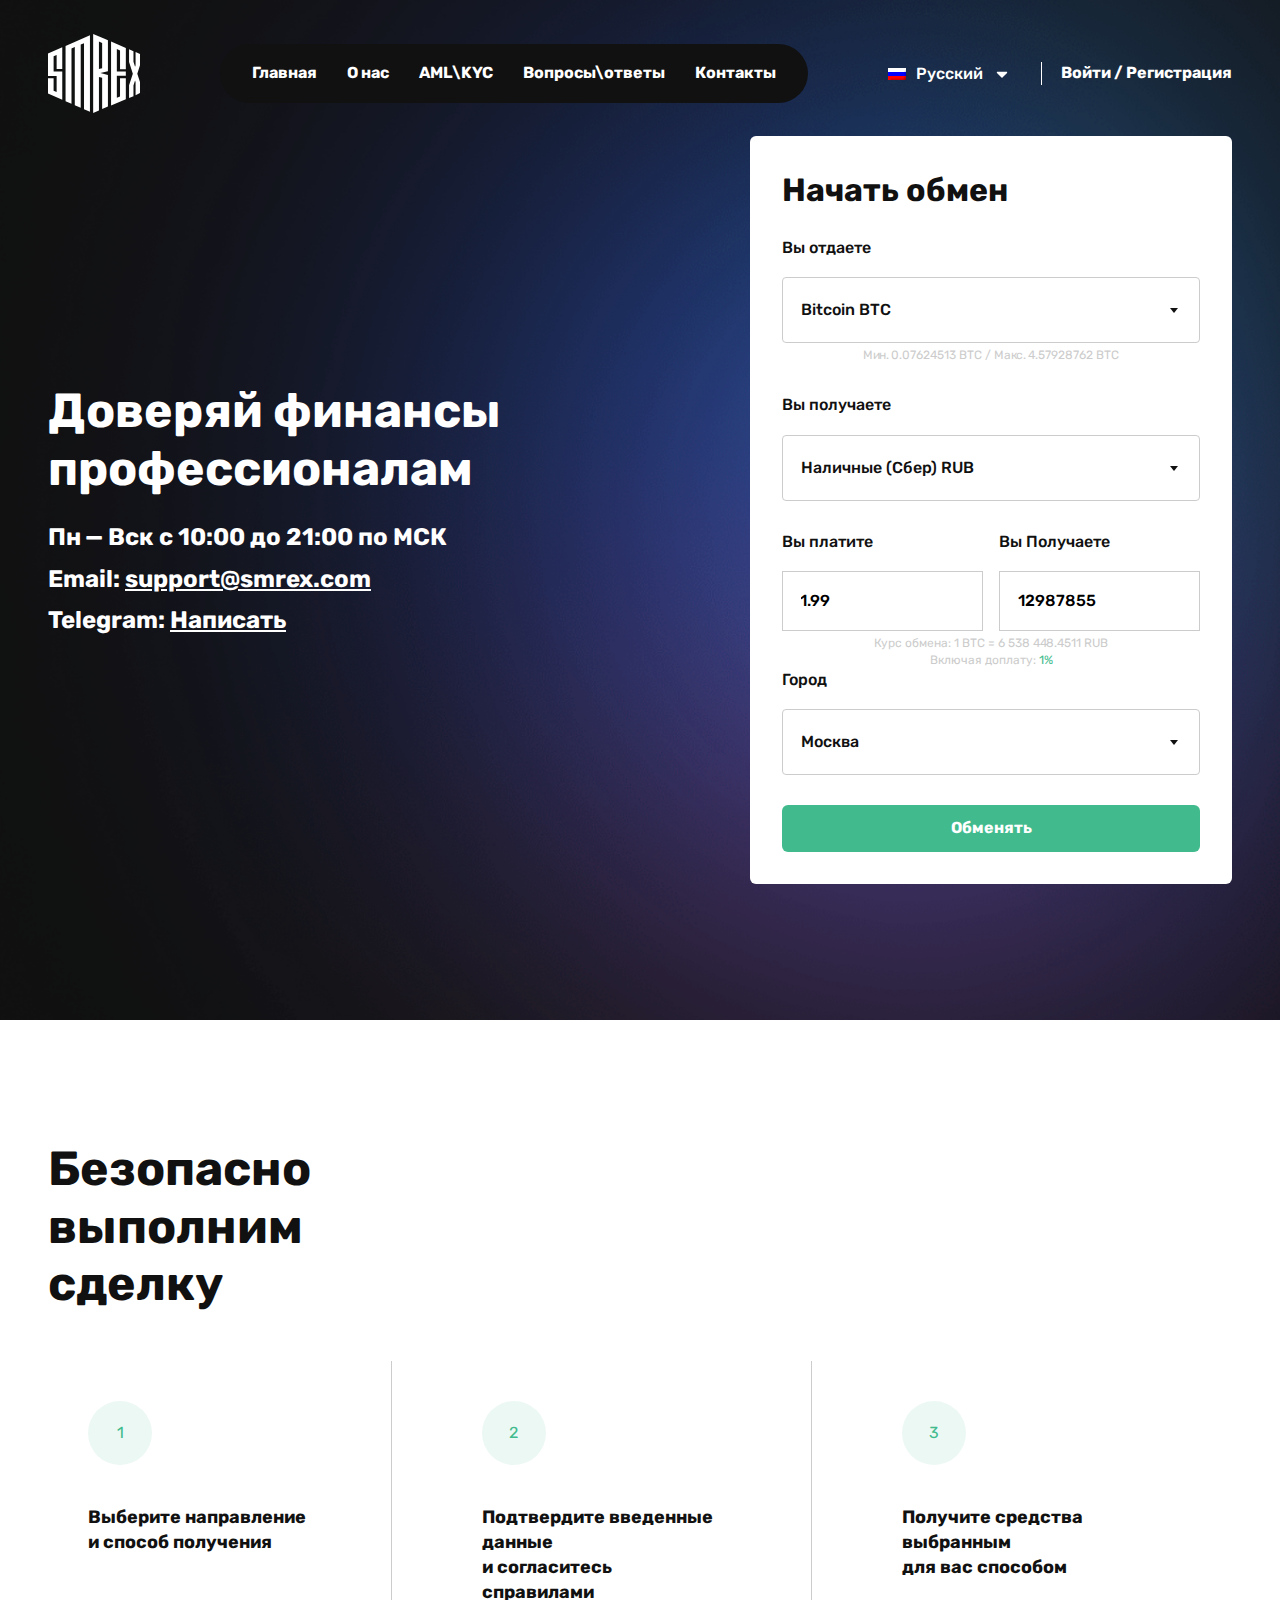
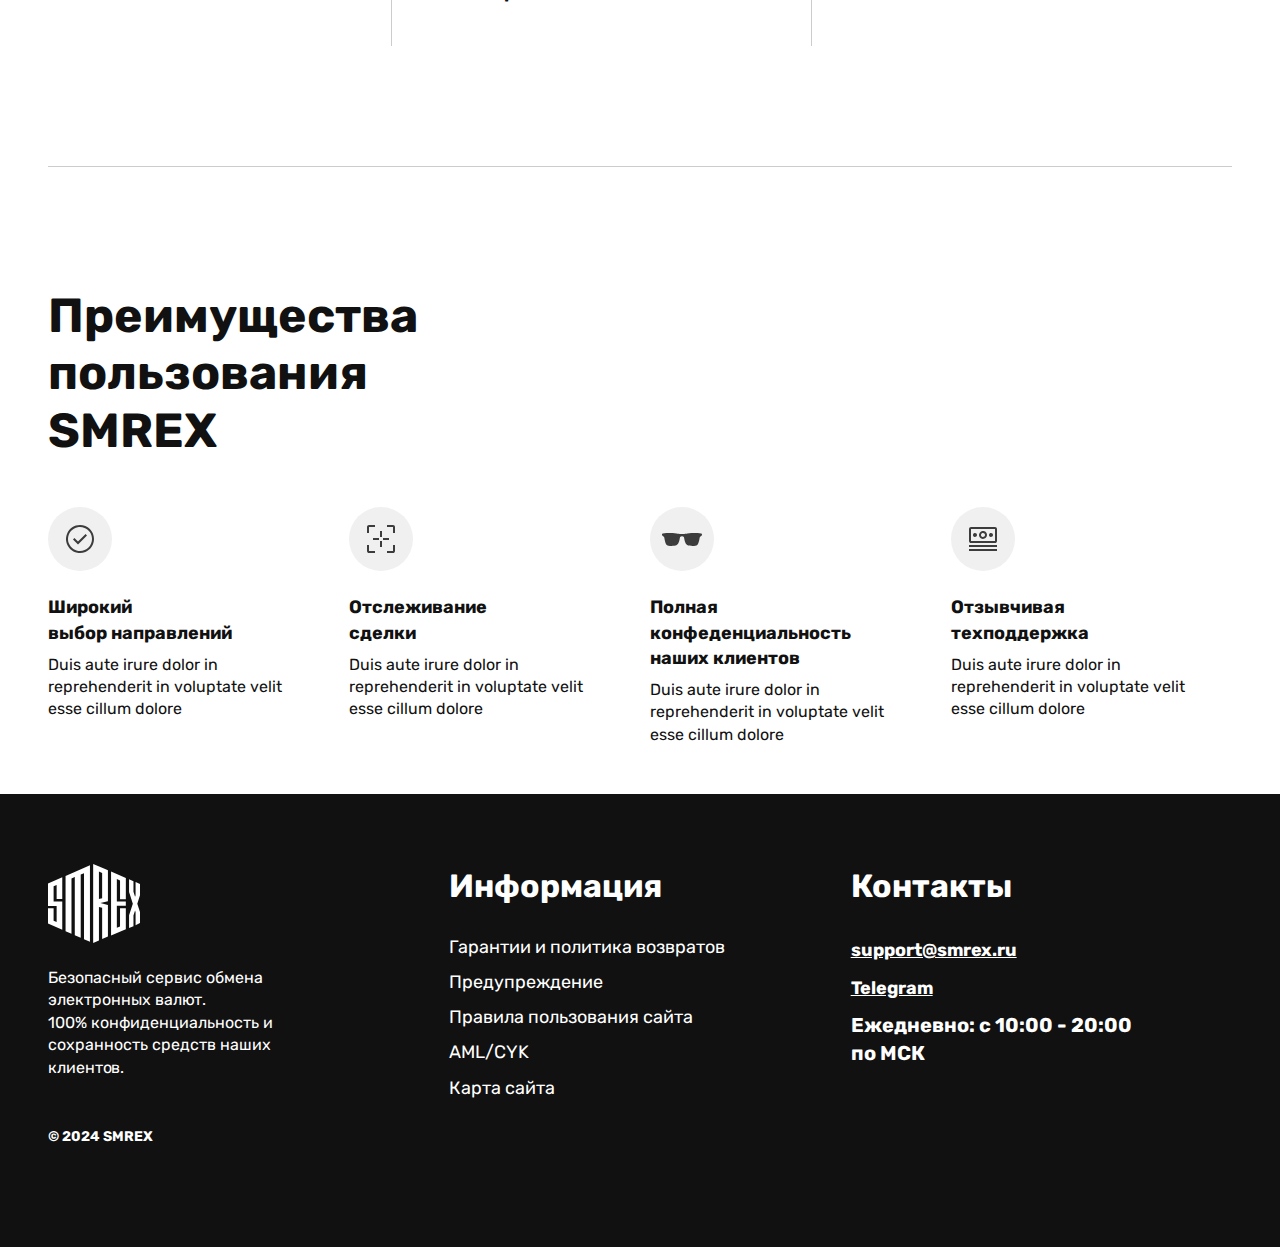
<file: index.html>
<!DOCTYPE html>
<html>

<head>

	<meta charset="utf-8">
	<!-- <base href="/"> -->

	<title>SMRex</title>
	<meta name="description" content="">

	<meta name="viewport" content="width=device-width, initial-scale=1.0, minimum-scale=1.0, maximum-scale=1.0, user-scalable=no">

	<link rel="icon" href="images/favicon.png">

	<link rel="stylesheet" href="libs/bootstrap/css/bootstrap-reboot.min.css">
	<link rel="stylesheet" href="libs/bootstrap/css/bootstrap-grid.min.css">
	<link rel="stylesheet" href="libs/select2/select2.min.css">

	<link rel="stylesheet" href="css/main.css">
	<link rel="stylesheet" href="css/media.css">

	<script src="libs/jquery/jquery-3.6.0.min.js" defer></script>
	<script src="libs/select2/select2.min.js" defer></script>

	<script src="js/common.js" defer></script>

</head>

<body class="home">

	<div class="app">
		<header class="dark_header">
			<div class="container-fluid">
				<div class="row align-items-center justify-content-between">
					<div class="col-lg-8">
						<div class="d-flex align-items-center justify-content-lg-start justify-content-between">
							<a href="" class="logo">
								<svg width="92" height="79" viewBox="0 0 92 79" fill="none" xmlns="http://www.w3.org/2000/svg">
									<g clip-path="url(#clip0_2_5)">
										<path d="M77.8207 35.1834L77.8538 13.8913L63.063 7.61139V71.5744L77.8207 65.2016V44.1572H72.0201V62.5014L68.8389 63.8082V41.8348H77.8207V37.512H68.8389V15.1237L72.0366 16.5048V35.1834H77.8207Z" fill="white" />
										<path d="M45.1655 79L50.9413 76.498V43.0425L54.1473 43.8476V75.1107L59.9231 72.6087V40.9058L52.3956 39.0231L59.9231 37.1404V6.28606L57.1468 5.08459L45.1655 0V36.7874V79ZM50.933 7.53089L54.1391 8.91816V34.1925L50.933 34.9976V7.53089Z" fill="white" />
										<path d="M14.2619 37.45H5.61056V22.283L8.63481 20.9824V34.979H14.2619V13.3463L0 19.5085V41.8967H8.63481V58.1228L5.6023 56.8223L5.61056 44.3616H0V59.5968L14.2702 65.7962L14.2619 37.45Z" fill="white" />
										<path d="M85.4722 51.5023L87.067 46.5788L87.571 48.1395V61.1885L91.9917 59.0766V48.0156L89.298 39.6734L91.9917 31.3312L92 19.9606L90.9341 19.4527L87.571 18.0283V31.2012L87.067 32.768L85.4722 27.8445V17.1365L81.0598 15.2538V27.9683L84.836 39.6734L81.0598 51.3723V64.0311L85.4722 62.1546V51.5023Z" fill="white" />
										<path d="M41.9512 77.749V1.33774L17.5588 11.9033V67.1896L23.4917 69.7536V14.5478L26.7886 13.0924V71.1842L32.7214 73.7544V10.5532L36.0183 9.12874V75.1788L41.9512 77.749Z" fill="white" />
									</g>
									<defs>
										<clipPath id="clip0_2_5">
											<rect width="92" height="79" fill="white" />
										</clipPath>
									</defs>
								</svg>
							</a>
							<nav class="d-none d-lg-block">
								<ul>
									<li><a href="#">Главная</a></li>
									<li><a href="#">О нас</a></li>
									<li><a href="#">AML\KYC</a></li>
									<li><a href="#">Вопросы\ответы</a></li>
									<li><a href="#">Контакты</a></li>
								</ul>
							</nav>
							<div class="toggle_button d-block d-lg-none">
								<span></span>
							</div>
						</div>
					</div>
					<div class="col-lg-4 d-none d-lg-block">
						<div class="d-flex align-items-center justify-content-end">
							<div class="tolbar_lang">
								<div class="langlist_div">
									<div class="langlist_title d-flex align-items-center">
										<img src="images/icons/ru_RU.png">
										<span>Русский</span>
									</div>
									<div class="langlist_ul">
										<a href="#" class="langlist_li d-flex align-items-center">
											<div class="langlist_liimg">
												<img src="images/icons/en_US.png">
											</div>
											English
										</a>
										<a href="#" class="langlist_li d-flex align-items-center">
											<div class="langlist_liimg">
												<img src="images/icons/zh_CN.png">
											</div>
											中文
										</a>
									</div>
								</div>
							</div>
							<div class="user_widget">
								<a href="#">Войти</a>
								<span>/</span>
								<a href="#">Регистрация</a>
							</div>
						</div>
					</div>
				</div>
			</div>
		</header>
		<aside class="d-lg-none d-block">
			<div class="container-fluid">
				<div class="row">
					<div class="col-12">
						<div class="aside_menu">
							<ul>
								<li><a href="#">Главная</a></li>
								<li><a href="#">О нас</a></li>
								<li><a href="#">AML\KYC</a></li>
								<li><a href="#">Вопросы\ответы</a></li>
								<li><a href="#">Контакты</a></li>
							</ul>
							<div class="tolbar_lang">
								<div class="langlist_div">
									<div class="langlist_title d-flex align-items-center">
										<img src="images/icons/ru_RU.png">
										<span>Русский</span>
									</div>
									<div class="langlist_ul">
										<a href="#" class="langlist_li d-flex align-items-center">
											<div class="langlist_liimg">
												<img src="images/icons/en_US.png">
											</div>
											English
										</a>
										<a href="#" class="langlist_li d-flex align-items-center">
											<div class="langlist_liimg">
												<img src="images/icons/zh_CN.png">
											</div>
											中文
										</a>
									</div>
								</div>
							</div>
							<div class="user_widget">
								<a href="#">Войти</a>
								<span>/</span>
								<a href="#">Регистрация</a>
							</div>
							<div class="f_widget f_widget_contacts mt-5">
								<div class="three">Контакты</div>
								<ul>
									<li><a href="#">support@smrex.ru</a></li>
									<li><a href="#">Telegram</a></li>
									<li>Ежедневно: с 10:00 - 20:00 по МСК</li>
								</ul>
							</div>
						</div>
					</div>
				</div>
			</div>
		</aside>
		<main>
			<div class="first_screen first_screen_overlay d-flex align-items-center">
				<div class="container-fluid">
					<div class="row align-items-center gy-lg-0 gy-3">
						<div class="col-lg-5">
							<div class="first_screen_widget white">
								<h1 class="mb-4 mb-xl-4">Доверяй финансы профессионалам</h1>
								<div class="four">Пн — Вск с 10:00 до 21:00 по МСК</div>
								<div class="four mt-2">Email: <a href="mailto:support@smrex.com">support@smrex.com</a></div>
								<div class="four mt-2">Telegram: <a href="#">Написать</a></div>
							</div>
						</div>
						<div class="col-lg-5 offset-lg-2">
							<div class="exchange_widget">
								<div class="three mb-4">Начать обмен</div>
								<form action="" class="exchange_form_widget">
									<div class="form-group">
										<label for="give">Вы отдаете</label>
										<select name="" id="" class="js-select-single">
											<option value="">Bitcoin BTC</option>
											<option value="">Etherium ETH</option>
										</select>
										<div class="center small light mt-1">Мин. 0.07624513 BTC / Макс. 4.57928762 BTC</div>
									</div>
									<div class="form-group">
										<label for="give">Вы получаете</label>
										<select name="" id="" class="js-select-single">
											<option value="">Наличные (Сбер) RUB</option>
											<option value="">Наличные (Тинькофф) RUB</option>
										</select>
										
									</div>
									<div class="form-group d-flex justify-content-between flex-column flex-sm-row">
										<div class="form-group">
											<label for="">Вы платите</label>
											<input type="text" value="1.99">
										</div>
										<div class="form-group">
											<label for="">Вы Получаете</label>
											<input type="text" value="12987855">
										</div>
									</div>
									<div class="center small light mt-1">Курс обмена: 1 BTC = 6 538 448.4511 RUB <br> Включая доплату: <span>1%</span></div>
									<div class="form-group">
										<label for="give">Город</label>
										<select name="" id="" class="js-select-single">
											<option value="">Москва</option>
											<option value="">Нижний Новгород</option>
										</select>
									</div>
									<button type="submit" class="btn">Обменять</button>
								</form>
							</div>
						</div>
					</div>
				</div>
			</div>
			<section>
				<div class="container-fluid">
					<div class="row">
						<div class="col-lg-4">
							<h2 class="section-title">Безопасно <br>выполним сделку</h2>
						</div>
					</div>
					<div class="row">
						<div class="col-12">
							<div class="buy_steps_widgets flex-column flex-lg-row d-flex justify-content-between">
								<div class="buy_steps_widget">
									<div>
										<div class="round_step">
											1
										</div>
										<div class="bold text">Выберите направление <br>
											и способ получения</div>
									</div>
								</div>
								<div class="buy_steps_widget">
									<div>
										<div class="round_step">
											2
										</div>
										<div class="bold text">Подтвердите введенные данные <br>
											и согласитесь справилами</div>
									</div>
								</div>
								<div class="buy_steps_widget">
									<div>
										<div class="round_step">
											3
										</div>
										<div class="bold text">Получите средства выбранным<br>
											для вас способом</div>
									</div>
								</div>
							</div>
						</div>
					</div>
				</div>
			</section>
			<section class="d-none d-lg-block">
				<div class="container-fluid">
					<div class="top_border"></div>
				</div>
			</section>
			<section class="pb-5">
				
				<div class="container-fluid">
					
					<div class="row">
						<div class="col-lg-4">
							<h2 class="section-title">Преимущества пользования SMREX</h2>
						</div>
					</div>
					<div class="row gy-5">
						<div class="col-md-3 pr-2">
							<div class="advantage_icon d-flex align-items-center justify-content-center mb-4">
								<svg width="32" height="32" viewBox="0 0 32 32" fill="none" xmlns="http://www.w3.org/2000/svg">
									<g clip-path="url(#clip0_1464_5222)">
										<path d="M14 21.414L9 16.413L10.413 15L14 18.586L21.585 11L23 12.415L14 21.414Z" fill="#3C3C3C" />
										<path d="M16 2C13.2311 2 10.5243 2.82109 8.22202 4.35943C5.91973 5.89777 4.12531 8.08427 3.06569 10.6424C2.00606 13.2006 1.72881 16.0155 2.26901 18.7313C2.8092 21.447 4.14257 23.9416 6.1005 25.8995C8.05844 27.8574 10.553 29.1908 13.2687 29.731C15.9845 30.2712 18.7994 29.9939 21.3576 28.9343C23.9157 27.8747 26.1022 26.0803 27.6406 23.778C29.1789 21.4757 30 18.7689 30 16C30 12.287 28.525 8.72601 25.8995 6.1005C23.274 3.475 19.713 2 16 2ZM16 28C13.6266 28 11.3065 27.2962 9.33316 25.9776C7.35977 24.6591 5.8217 22.7849 4.91345 20.5922C4.00519 18.3995 3.76755 15.9867 4.23058 13.6589C4.6936 11.3311 5.83649 9.19295 7.51472 7.51472C9.19295 5.83649 11.3311 4.6936 13.6589 4.23058C15.9867 3.76755 18.3995 4.00519 20.5922 4.91345C22.7849 5.8217 24.6591 7.35977 25.9776 9.33316C27.2962 11.3065 28 13.6266 28 16C28 19.1826 26.7357 22.2348 24.4853 24.4853C22.2348 26.7357 19.1826 28 16 28Z" fill="#3C3C3C" />
									</g>
									<defs>
										<clipPath id="clip0_1464_5222">
											<rect width="32" height="32" fill="white" />
										</clipPath>
									</defs>
								</svg>
							</div>
							<div class="text bold mb-2">Широкий <br>
								выбор направлений</div>
							<div class="">Duis aute irure dolor in reprehenderit in voluptate velit esse cillum dolore</div>
						</div>
						<div class="col-md-3  pr-2">
							<div class="advantage_icon d-flex align-items-center justify-content-center mb-4">
								<svg width="32" height="32" viewBox="0 0 32 32" fill="none" xmlns="http://www.w3.org/2000/svg">
									<g clip-path="url(#clip0_1464_5231)">
										<path d="M17 8H15V14H17V8Z" fill="#3C3C3C" />
										<path d="M17 18H15V24H17V18Z" fill="#3C3C3C" />
										<path d="M24 15H18V17H24V15Z" fill="#3C3C3C" />
										<path d="M14 15H8V17H14V15Z" fill="#3C3C3C" />
										<path d="M4 10H2V4C2.00056 3.46974 2.21145 2.96135 2.5864 2.5864C2.96135 2.21145 3.46974 2.00056 4 2H10V4H4V10Z" fill="#3C3C3C" />
										<path d="M10 30H4C3.46974 29.9994 2.96135 29.7886 2.5864 29.4136C2.21145 29.0386 2.00056 28.5303 2 28V22H4V28H10V30Z" fill="#3C3C3C" />
										<path d="M28 30H22V28H28V22H30V28C29.9994 28.5303 29.7886 29.0386 29.4136 29.4136C29.0386 29.7886 28.5303 29.9994 28 30Z" fill="#3C3C3C" />
										<path d="M30 10H28V4H22V2H28C28.5303 2.00056 29.0386 2.21145 29.4136 2.5864C29.7886 2.96135 29.9994 3.46974 30 4V10Z" fill="#3C3C3C" />
									</g>
									<defs>
										<clipPath id="clip0_1464_5231">
											<rect width="32" height="32" fill="white" />
										</clipPath>
									</defs>
								</svg>
							</div>
							<div class="text bold mb-2">Отслеживание <br>сделки</div>
							<div class="">Duis aute irure dolor in reprehenderit in voluptate velit esse cillum dolore</div>
						</div>
						<div class="col-md-3  pr-2">
							<div class="advantage_icon d-flex align-items-center justify-content-center mb-4">
								<svg width="40" height="13" viewBox="0 0 40 13" fill="none" xmlns="http://www.w3.org/2000/svg">
									<path fill-rule="evenodd" clip-rule="evenodd" d="M0.211436 2.38118C0.49453 2.66309 1.90764 3.51002 2.18956 4.35694C2.47265 5.20268 3.03884 10.6169 4.73504 12.0288C6.48433 13.482 13.0828 12.9406 14.3461 12.3119C17.1735 10.9023 17.5203 6.34921 18.0204 4.35576C18.3023 3.22692 19.9985 3.22692 19.9985 3.22692C19.9985 3.22692 21.6947 3.22692 21.9778 4.35458C22.478 6.34921 22.8271 10.9153 25.6521 12.3225C26.9166 12.9536 33.5151 13.495 35.2667 12.0418C36.9606 10.6298 37.5256 5.2015 37.8087 4.35458C38.0894 3.50884 39.5049 2.66192 39.7868 2.38C40.0711 2.09809 40.0711 0.969249 39.7868 0.686155C39.2218 0.122326 32.5514 -0.380166 25.3691 0.40424C23.9359 0.561121 23.3909 0.968069 19.9973 0.968069C16.6061 0.968069 16.0588 0.559942 14.6268 0.40424C7.44921 -0.378987 0.777624 0.123505 0.211436 0.687334C-0.0704786 0.969248 -0.0704786 2.09927 0.211436 2.38118Z" fill="#3C3C3C" />
								</svg>
							</div>
							<div class="text bold mb-2">Полная конфеденциальность<br> наших клиентов</div>
							<div class="">Duis aute irure dolor in reprehenderit in voluptate velit esse cillum dolore</div>
						</div>
						<div class="col-md-3  pr-2">
							<div class="advantage_icon d-flex align-items-center justify-content-center mb-4">
								<svg width="32" height="32" viewBox="0 0 32 32" fill="none" xmlns="http://www.w3.org/2000/svg">
									<g clip-path="url(#clip0_1464_5246)">
										<path d="M30 22H2V24H30V22Z" fill="#3C3C3C" />
										<path d="M30 26H2V28H30V26Z" fill="#3C3C3C" />
										<path d="M24 10C23.6044 10 23.2178 10.1173 22.8889 10.3371C22.56 10.5568 22.3036 10.8692 22.1522 11.2346C22.0009 11.6001 21.9613 12.0022 22.0384 12.3902C22.1156 12.7781 22.3061 13.1345 22.5858 13.4142C22.8655 13.6939 23.2219 13.8844 23.6098 13.9616C23.9978 14.0387 24.3999 13.9991 24.7654 13.8478C25.1308 13.6964 25.4432 13.44 25.6629 13.1111C25.8827 12.7822 26 12.3956 26 12C26 11.4696 25.7893 10.9609 25.4142 10.5858C25.0391 10.2107 24.5304 10 24 10Z" fill="#3C3C3C" />
										<path d="M16 16C15.2089 16 14.4355 15.7654 13.7777 15.3259C13.1199 14.8864 12.6072 14.2616 12.3045 13.5307C12.0017 12.7998 11.9225 11.9956 12.0769 11.2196C12.2312 10.4437 12.6122 9.73098 13.1716 9.17157C13.731 8.61216 14.4437 8.2312 15.2196 8.07686C15.9956 7.92252 16.7998 8.00173 17.5307 8.30448C18.2616 8.60723 18.8864 9.11993 19.3259 9.77772C19.7654 10.4355 20 11.2089 20 12C19.9988 13.0605 19.577 14.0772 18.8271 14.8271C18.0772 15.577 17.0605 15.9988 16 16ZM16 10C15.6044 10 15.2178 10.1173 14.8889 10.3371C14.56 10.5568 14.3036 10.8692 14.1522 11.2346C14.0009 11.6001 13.9613 12.0022 14.0384 12.3902C14.1156 12.7781 14.3061 13.1345 14.5858 13.4142C14.8655 13.6939 15.2219 13.8844 15.6098 13.9616C15.9978 14.0387 16.3999 13.9991 16.7654 13.8478C17.1308 13.6964 17.4432 13.44 17.6629 13.1111C17.8827 12.7822 18 12.3956 18 12C17.9995 11.4697 17.7886 10.9613 17.4136 10.5864C17.0387 10.2114 16.5303 10.0005 16 10Z" fill="#3C3C3C" />
										<path d="M8 10C7.60444 10 7.21776 10.1173 6.88886 10.3371C6.55996 10.5568 6.30362 10.8692 6.15224 11.2346C6.00087 11.6001 5.96126 12.0022 6.03843 12.3902C6.1156 12.7781 6.30608 13.1345 6.58579 13.4142C6.86549 13.6939 7.22186 13.8844 7.60982 13.9616C7.99778 14.0387 8.39992 13.9991 8.76537 13.8478C9.13082 13.6964 9.44318 13.44 9.66294 13.1111C9.8827 12.7822 10 12.3956 10 12C10 11.4696 9.78929 10.9609 9.41421 10.5858C9.03914 10.2107 8.53043 10 8 10Z" fill="#3C3C3C" />
										<path d="M28 20H4C3.46998 19.9987 2.96206 19.7875 2.58727 19.4127C2.21249 19.0379 2.00135 18.53 2 18V6C2.00135 5.46998 2.21249 4.96205 2.58727 4.58727C2.96206 4.21249 3.46998 4.00135 4 4H28C28.53 4.00135 29.0379 4.21249 29.4127 4.58727C29.7875 4.96205 29.9987 5.46998 30 6V18C29.9993 18.5302 29.7883 19.0385 29.4134 19.4134C29.0385 19.7883 28.5302 19.9993 28 20ZM28 6H4V18H28V6Z" fill="#3C3C3C" />
									</g>
									<defs>
										<clipPath id="clip0_1464_5246">
											<rect width="32" height="32" fill="white" />
										</clipPath>
									</defs>
								</svg>
							</div>
							<div class="text bold mb-2">Отзывчивая<br> техподдержка</div>
							<div class="">Duis aute irure dolor in reprehenderit in voluptate velit esse cillum dolore</div>
						</div>
					</div>
				</div>
			</section>
		</main>
		<footer>
			<div class="container-fluid">
				<div class="row gy-4">
					<div class="col-lg-3">
						<a href="#" class="logo">
							<img src="images/logo.svg">
						</a>
						<p class="white mb-2 mb-lg-5 mt-4">Безопасный сервис обмена электронных валют.
							<br>100% конфиденциальность и сохранность средств 
							наших клиентов.</p>
						<div class="copyrights bold white less d-lg-block d-none">© 2024 SMREX</div>	
					</div>
					<div class="col-lg-3 offset-lg-1">
						<div class="f_widget">
							<div class="three white">Информация</div>
							<ul>
								<li><a href="#">Гарантии и политика возвратов</a></li>
								<li><a href="#">Предупреждение</a></li>
								<li><a href="#">Правила пользования сайта</a></li>
								<li><a href="#">AML/CYK</a></li>
								<li><a href="#">Карта сайта</a></li>
							</ul>
						</div>
					</div>
					<div class="col-lg-3 offset-lg-1">
						<div class="f_widget f_widget_contacts">
							<div class="three white">Контакты</div>
							<ul>
								<li><a href="#">support@smrex.ru</a></li>
								<li><a href="#">Telegram</a></li>
								<li>Ежедневно: с 10:00 - 20:00 по МСК</li>
							</ul>
						</div>
						<div class="copyrights bold white less d-lg-none d-block mt-5">© 2024 SMREX</div>	
					</div>
				</div>
			</div>
		</footer>
	</div>
	
</body>
</html>
</file>
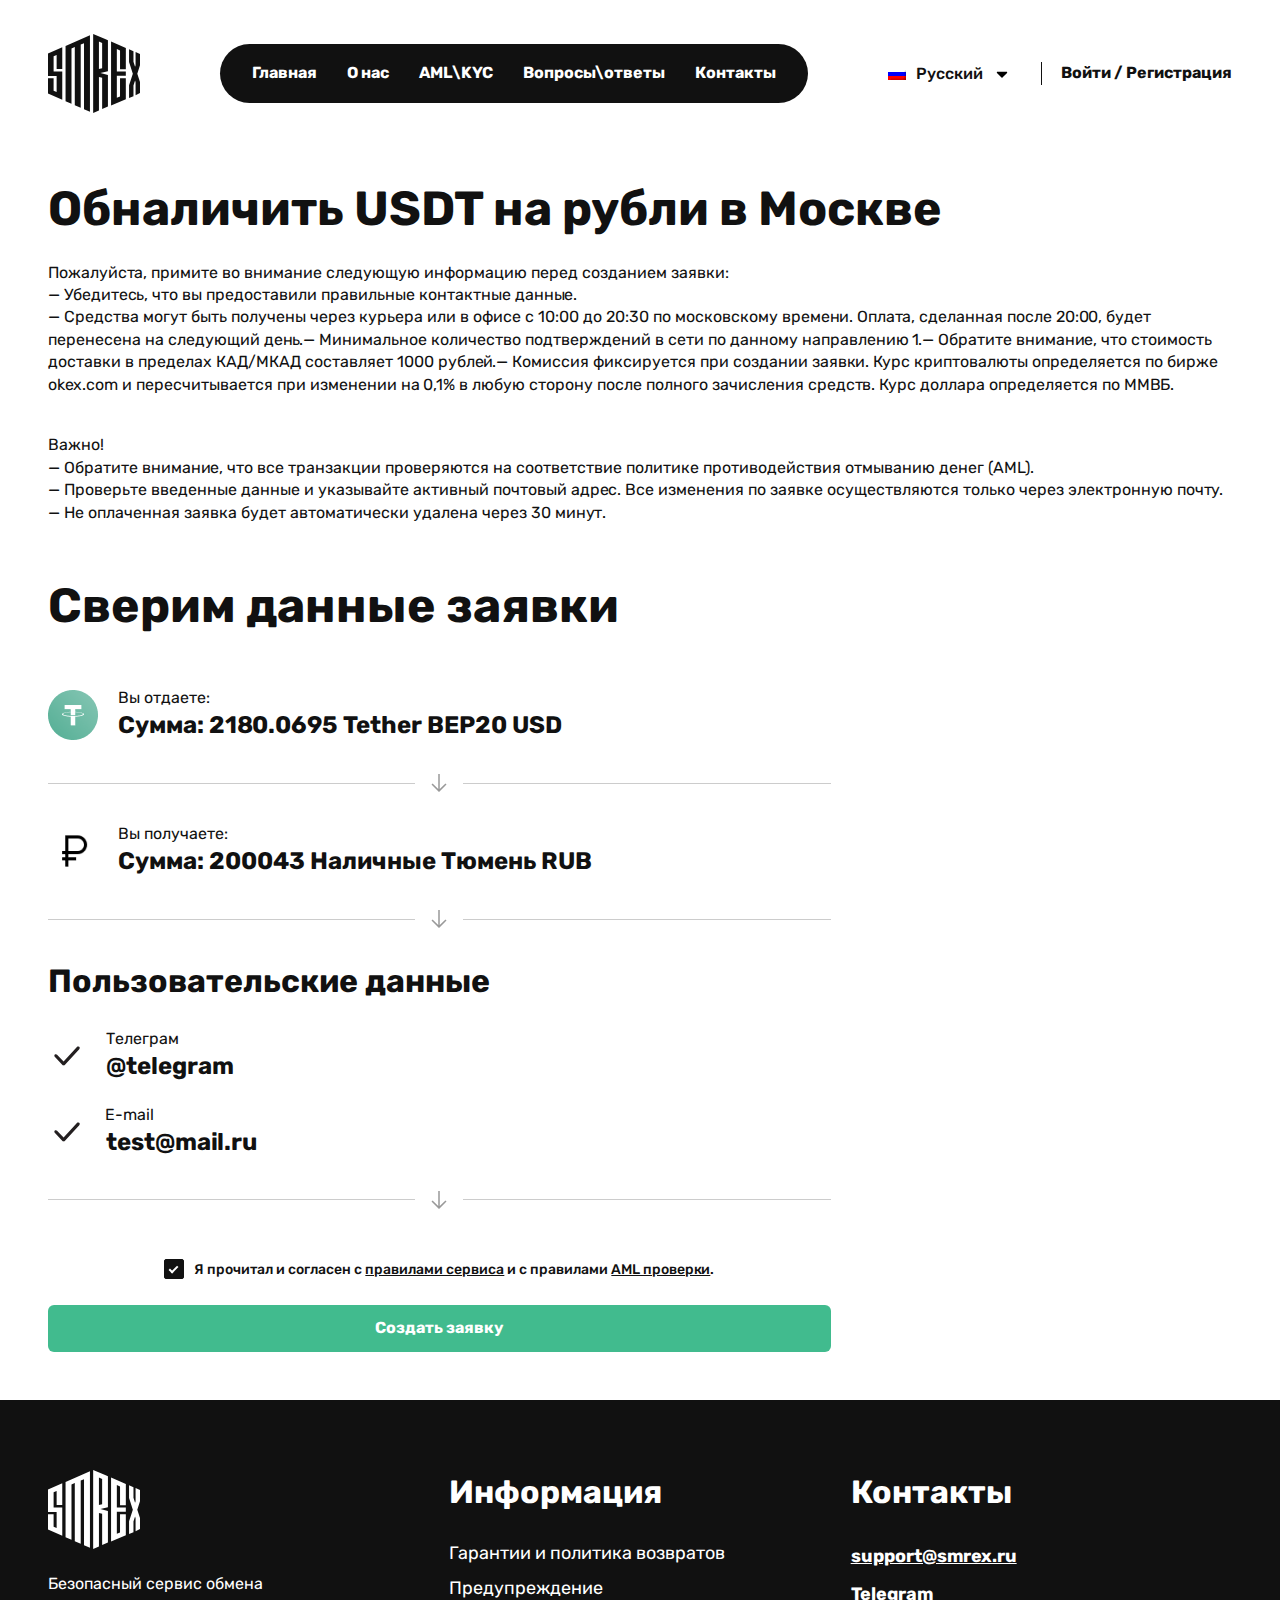
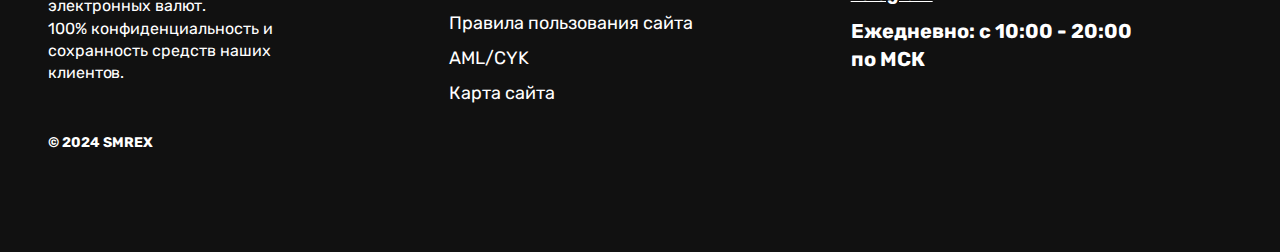
<file: exchange-next.html>
<!DOCTYPE html>
<html>

<head>

	<meta charset="utf-8">
	<!-- <base href="/"> -->

	<title>SMRex</title>
	<meta name="description" content="">

	<meta name="viewport" content="width=device-width, initial-scale=1.0, minimum-scale=1.0, maximum-scale=1.0, user-scalable=no">

	<link rel="icon" href="images/favicon.png">

	<link rel="stylesheet" href="libs/bootstrap/css/bootstrap-reboot.min.css">
	<link rel="stylesheet" href="libs/bootstrap/css/bootstrap-grid.min.css">
	<link rel="stylesheet" href="libs/select2/select2.min.css">

	<link rel="stylesheet" href="css/main.css">
	<link rel="stylesheet" href="css/media.css">

	<script src="libs/jquery/jquery-3.6.0.min.js" defer></script>
	<script src="libs/select2/select2.min.js" defer></script>

	<script src="js/common.js" defer></script>

</head>

<body class="home">

	<div class="app">
		<header>
			<div class="container-fluid">
				<div class="row align-items-center justify-content-between">
					<div class="col-lg-8">
						<div class="d-flex align-items-center justify-content-lg-start justify-content-between">
							<a href="" class="logo">
								<svg width="92" height="79" viewBox="0 0 92 79" fill="none" xmlns="http://www.w3.org/2000/svg">
									<g clip-path="url(#clip0_2_5)">
										<path d="M77.8207 35.1834L77.8538 13.8913L63.063 7.61139V71.5744L77.8207 65.2016V44.1572H72.0201V62.5014L68.8389 63.8082V41.8348H77.8207V37.512H68.8389V15.1237L72.0366 16.5048V35.1834H77.8207Z" fill="white" />
										<path d="M45.1655 79L50.9413 76.498V43.0425L54.1473 43.8476V75.1107L59.9231 72.6087V40.9058L52.3956 39.0231L59.9231 37.1404V6.28606L57.1468 5.08459L45.1655 0V36.7874V79ZM50.933 7.53089L54.1391 8.91816V34.1925L50.933 34.9976V7.53089Z" fill="white" />
										<path d="M14.2619 37.45H5.61056V22.283L8.63481 20.9824V34.979H14.2619V13.3463L0 19.5085V41.8967H8.63481V58.1228L5.6023 56.8223L5.61056 44.3616H0V59.5968L14.2702 65.7962L14.2619 37.45Z" fill="white" />
										<path d="M85.4722 51.5023L87.067 46.5788L87.571 48.1395V61.1885L91.9917 59.0766V48.0156L89.298 39.6734L91.9917 31.3312L92 19.9606L90.9341 19.4527L87.571 18.0283V31.2012L87.067 32.768L85.4722 27.8445V17.1365L81.0598 15.2538V27.9683L84.836 39.6734L81.0598 51.3723V64.0311L85.4722 62.1546V51.5023Z" fill="white" />
										<path d="M41.9512 77.749V1.33774L17.5588 11.9033V67.1896L23.4917 69.7536V14.5478L26.7886 13.0924V71.1842L32.7214 73.7544V10.5532L36.0183 9.12874V75.1788L41.9512 77.749Z" fill="white" />
									</g>
									<defs>
										<clipPath id="clip0_2_5">
											<rect width="92" height="79" fill="white" />
										</clipPath>
									</defs>
								</svg>
							</a>
							<nav class="d-none d-lg-block">
								<ul>
									<li><a href="#">Главная</a></li>
									<li><a href="#">О нас</a></li>
									<li><a href="#">AML\KYC</a></li>
									<li><a href="#">Вопросы\ответы</a></li>
									<li><a href="#">Контакты</a></li>
								</ul>
							</nav>
							<div class="toggle_button d-block d-lg-none">
								<span></span>
							</div>
						</div>
					</div>
					<div class="col-lg-4 d-none d-lg-block">
						<div class="d-flex align-items-center justify-content-end">
							<div class="tolbar_lang">
								<div class="langlist_div">
									<div class="langlist_title d-flex align-items-center">
										<img src="images/icons/ru_RU.png">
										<span>Русский</span>
									</div>
									<div class="langlist_ul">
										<a href="#" class="langlist_li d-flex align-items-center">
											<div class="langlist_liimg">
												<img src="images/icons/en_US.png">
											</div>
											English
										</a>
										<a href="#" class="langlist_li d-flex align-items-center">
											<div class="langlist_liimg">
												<img src="images/icons/zh_CN.png">
											</div>
											中文
										</a>
									</div>
								</div>
							</div>
							<div class="user_widget">
								<a href="#">Войти</a>
								<span>/</span>
								<a href="#">Регистрация</a>
							</div>
						</div>
					</div>
				</div>
			</div>
		</header>
		<aside class="d-lg-none d-block">
			<div class="container-fluid">
				<div class="row">
					<div class="col-12">
						<div class="aside_menu">
							<ul>
								<li><a href="#">Главная</a></li>
								<li><a href="#">О нас</a></li>
								<li><a href="#">AML\KYC</a></li>
								<li><a href="#">Вопросы\ответы</a></li>
								<li><a href="#">Контакты</a></li>
							</ul>
							<div class="tolbar_lang">
								<div class="langlist_div">
									<div class="langlist_title d-flex align-items-center">
										<img src="images/icons/ru_RU.png">
										<span>Русский</span>
									</div>
									<div class="langlist_ul">
										<a href="#" class="langlist_li d-flex align-items-center">
											<div class="langlist_liimg">
												<img src="images/icons/en_US.png">
											</div>
											English
										</a>
										<a href="#" class="langlist_li d-flex align-items-center">
											<div class="langlist_liimg">
												<img src="images/icons/zh_CN.png">
											</div>
											中文
										</a>
									</div>
								</div>
							</div>
							<div class="user_widget">
								<a href="#">Войти</a>
								<span>/</span>
								<a href="#">Регистрация</a>
							</div>
							<div class="f_widget f_widget_contacts mt-5">
								<div class="three">Контакты</div>
								<ul>
									<li><a href="#">support@smrex.ru</a></li>
									<li><a href="#">Telegram</a></li>
									<li>Ежедневно: с 10:00 - 20:00 по МСК</li>
								</ul>
							</div>
						</div>
					</div>
				</div>
			</div>
		</aside>
		<main>
			<section class="pb-5">
				<div class="container-fluid">
					<div class="row">
						<div class="col-12">
							<div class="page_content mb-5">
								<h1 class="mb-4">Обналичить USDT на рубли в Москве</h1>
								<p>Пожалуйста, примите во внимание следующую информацию перед созданием заявки: <br>— Убедитесь, что вы предоставили правильные контактные данные. <br>— Средства могут быть получены через курьера или в офисе с 10:00 до 20:30 по московскому времени. Оплата, сделанная после 20:00, будет перенесена на следующий день.— Минимальное количество подтверждений в сети по данному направлению 1.— Обратите внимание, что стоимость доставки в пределах КАД/МКАД составляет 1000 рублей.— Комиссия фиксируется при создании заявки. Курс криптовалюты определяется по бирже okex.com и пересчитывается при изменении на 0,1% в любую сторону после полного зачисления средств. Курс доллара определяется по ММВБ.</p>
									<br><p>Важно! <br> — Обратите внимание, что все транзакции проверяются на соответствие политике противодействия отмыванию денег (AML). <br>— Проверьте введенные данные и указывайте активный почтовый адрес. Все изменения по заявке осуществляются только через электронную почту. <br> — Не оплаченная заявка будет автоматически удалена через 30 минут.</p>
							</div>
						</div>
					</div>
					<div class="row">
						<div class="col-lg-8">
							<div class="exchange_widget_step">
								
								<form action="">
									<div  class="two mb-5">Сверим данные заявки</div>
									<div class="d-flex align-items-center total_exchange_item">
										<img src="images/icons/thether.png" alt="">
										<div class="d-flex align-items-start flex-column">
											<div class="medium">Вы отдаете:</div>
											<div class="four">Сумма: 2180.0695 Tether BEP20 USD</div>
										</div>
									</div>
									<div class="form_divider"></div>
									<div class="d-flex align-items-center total_exchange_item">
										<img src="images/icons/ub.png" alt="">
										<div class="d-flex align-items-start flex-column">
											<div class="medium">Вы получаете:</div>
											<div class="four">Сумма: 200043 Наличные Тюмень RUB</div>
										</div>
									</div>
									<div class="form_divider"></div>
									<div  class="three mb-4">Пользовательские данные</div>
									<div class="d-flex align-items-center total_exchange_item">
										<img src="images/icons/check.svg" alt="">
										<div class="d-flex align-items-start flex-column">
											<div class="medium">Телеграм</div>
											<div class="four">@telegram</div>
										</div>
									</div>
									<div class="d-flex align-items-center total_exchange_item">
										<img src="images/icons/check.svg" alt="">
										<div class="d-flex align-items-start flex-column">
											<div class="medium">E-mail</div>
											<div class="four">test@mail.ru</div>
										</div>
									</div>
									<div class="form_divider"></div>
									<div class="d-flex justify-content-center">
										<div class="checkbox_wrap mt-3">
											<label class="checkbox">
												<input type="checkbox" checked="" name="" id="policy_ceck" wfd-id="id2">
												<span>Я прочитал и согласен с <a href="#">правилами сервиса</a> и с правилами <a href="">AML проверки</a>.</span>
												<span class="checkmark"></span>
											</label>
										</div>
									</div>
									<button class="btn mt-4">Создать заявку</button>
								</form>
							</div>
						</div>
					</div>
				</div>
			</section>
		</main>
		<footer>
			<div class="container-fluid">
				<div class="row gy-4">
					<div class="col-lg-3">
						<a href="#" class="logo">
							<img src="images/logo.svg">
						</a>
						<p class="white mb-2 mb-lg-5 mt-4">Безопасный сервис обмена электронных валют.
							<br>100% конфиденциальность и сохранность средств 
							наших клиентов.</p>
						<div class="copyrights bold white less d-lg-block d-none">© 2024 SMREX</div>	
					</div>
					<div class="col-lg-3 offset-lg-1">
						<div class="f_widget">
							<div class="three white">Информация</div>
							<ul>
								<li><a href="#">Гарантии и политика возвратов</a></li>
								<li><a href="#">Предупреждение</a></li>
								<li><a href="#">Правила пользования сайта</a></li>
								<li><a href="#">AML/CYK</a></li>
								<li><a href="#">Карта сайта</a></li>
							</ul>
						</div>
					</div>
					<div class="col-lg-3 offset-lg-1">
						<div class="f_widget f_widget_contacts">
							<div class="three white">Контакты</div>
							<ul>
								<li><a href="#">support@smrex.ru</a></li>
								<li><a href="#">Telegram</a></li>
								<li>Ежедневно: с 10:00 - 20:00 по МСК</li>
							</ul>
						</div>
						<div class="copyrights bold white less d-lg-none d-block mt-5">© 2024 SMREX</div>	
					</div>
				</div>
			</div>
		</footer>
	</div>
	
</body>
</html>
</file>
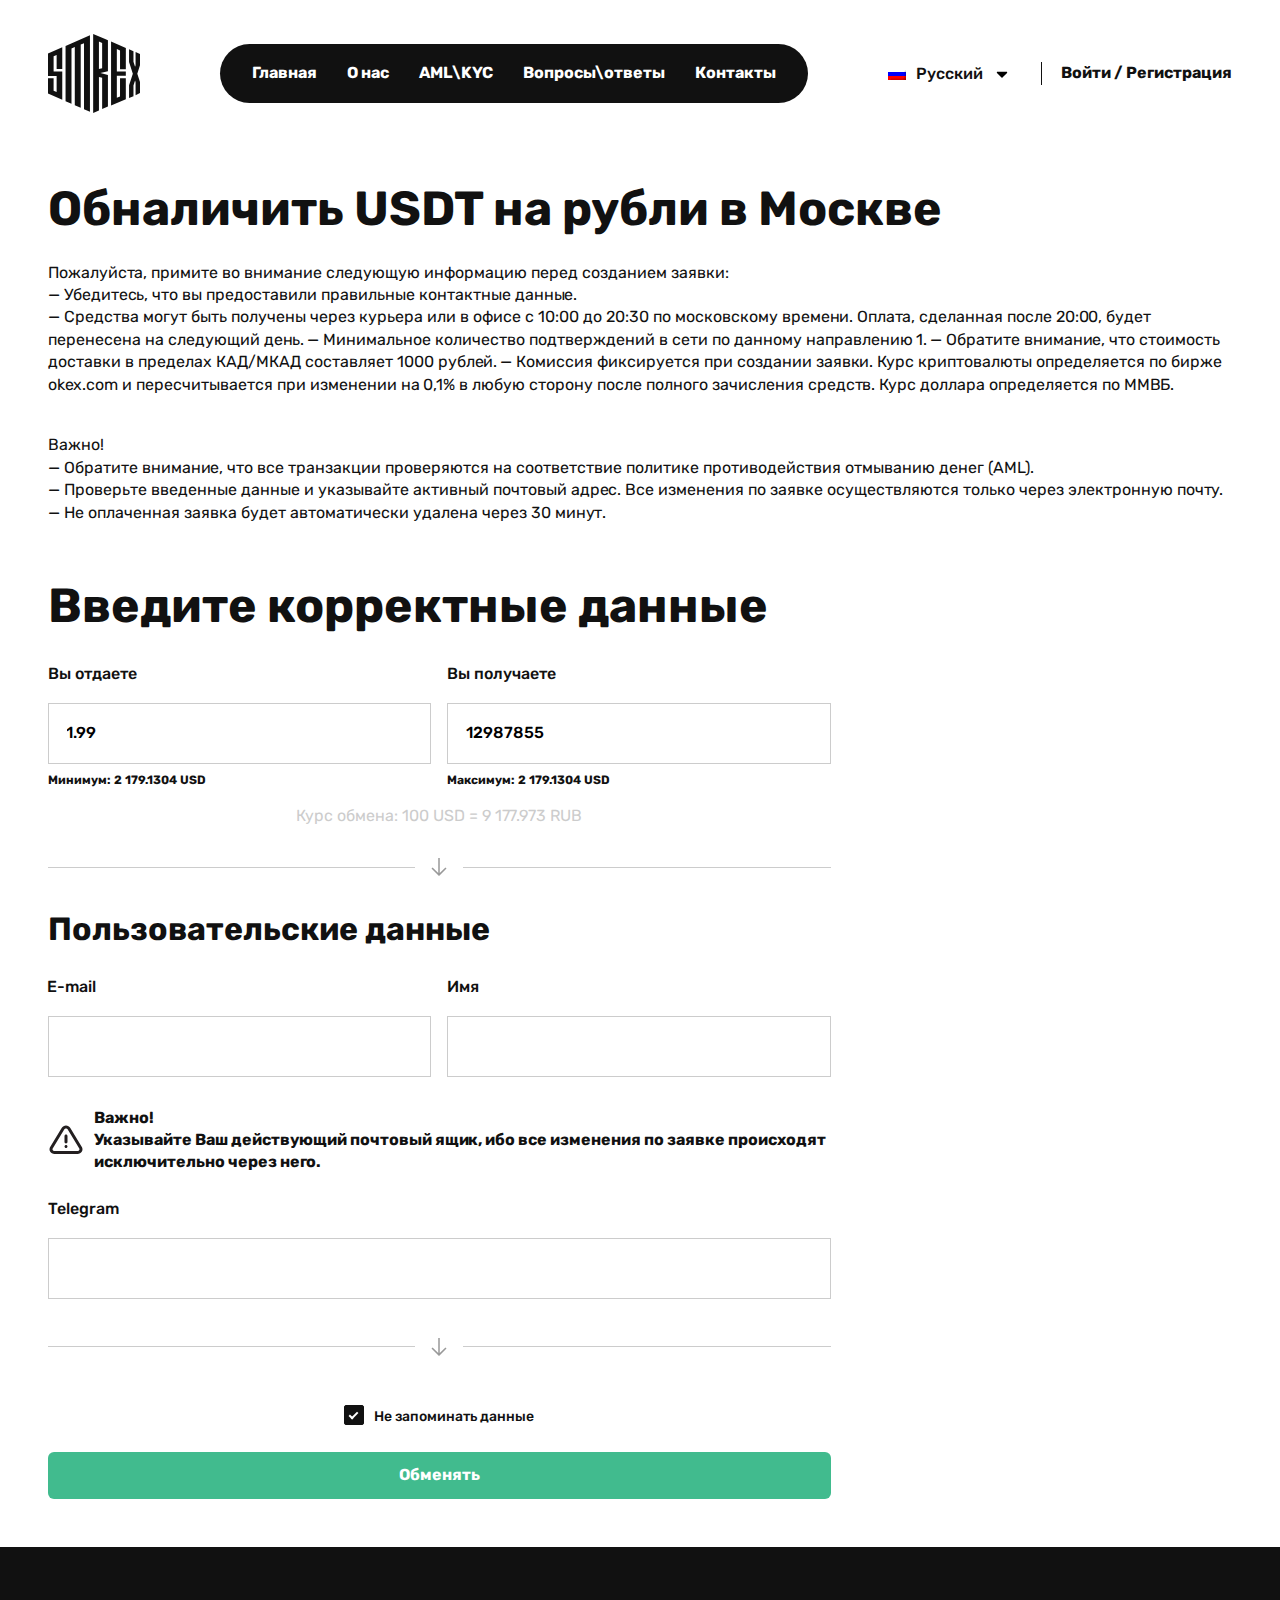
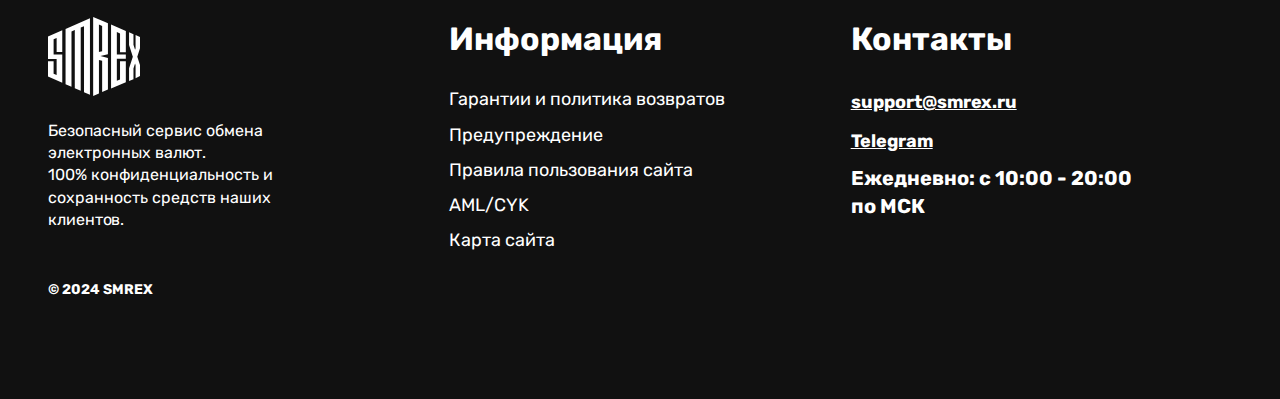
<file: exchange.html>
<!DOCTYPE html>
<html>

<head>

	<meta charset="utf-8">
	<!-- <base href="/"> -->

	<title>SMRex</title>
	<meta name="description" content="">

	<meta name="viewport" content="width=device-width, initial-scale=1.0, minimum-scale=1.0, maximum-scale=1.0, user-scalable=no">

	<link rel="icon" href="images/favicon.png">

	<link rel="stylesheet" href="libs/bootstrap/css/bootstrap-reboot.min.css">
	<link rel="stylesheet" href="libs/bootstrap/css/bootstrap-grid.min.css">
	<link rel="stylesheet" href="libs/select2/select2.min.css">

	<link rel="stylesheet" href="css/main.css">
	<link rel="stylesheet" href="css/media.css">

	<script src="libs/jquery/jquery-3.6.0.min.js" defer></script>
	<script src="libs/select2/select2.min.js" defer></script>

	<script src="js/common.js" defer></script>

</head>

<body class="home">

	<div class="app">
		<header>
			<div class="container-fluid">
				<div class="row align-items-center justify-content-between">
					<div class="col-lg-8">
						<div class="d-flex align-items-center justify-content-lg-start justify-content-between">
							<a href="" class="logo">
								<svg width="92" height="79" viewBox="0 0 92 79" fill="none" xmlns="http://www.w3.org/2000/svg">
									<g clip-path="url(#clip0_2_5)">
										<path d="M77.8207 35.1834L77.8538 13.8913L63.063 7.61139V71.5744L77.8207 65.2016V44.1572H72.0201V62.5014L68.8389 63.8082V41.8348H77.8207V37.512H68.8389V15.1237L72.0366 16.5048V35.1834H77.8207Z" fill="white" />
										<path d="M45.1655 79L50.9413 76.498V43.0425L54.1473 43.8476V75.1107L59.9231 72.6087V40.9058L52.3956 39.0231L59.9231 37.1404V6.28606L57.1468 5.08459L45.1655 0V36.7874V79ZM50.933 7.53089L54.1391 8.91816V34.1925L50.933 34.9976V7.53089Z" fill="white" />
										<path d="M14.2619 37.45H5.61056V22.283L8.63481 20.9824V34.979H14.2619V13.3463L0 19.5085V41.8967H8.63481V58.1228L5.6023 56.8223L5.61056 44.3616H0V59.5968L14.2702 65.7962L14.2619 37.45Z" fill="white" />
										<path d="M85.4722 51.5023L87.067 46.5788L87.571 48.1395V61.1885L91.9917 59.0766V48.0156L89.298 39.6734L91.9917 31.3312L92 19.9606L90.9341 19.4527L87.571 18.0283V31.2012L87.067 32.768L85.4722 27.8445V17.1365L81.0598 15.2538V27.9683L84.836 39.6734L81.0598 51.3723V64.0311L85.4722 62.1546V51.5023Z" fill="white" />
										<path d="M41.9512 77.749V1.33774L17.5588 11.9033V67.1896L23.4917 69.7536V14.5478L26.7886 13.0924V71.1842L32.7214 73.7544V10.5532L36.0183 9.12874V75.1788L41.9512 77.749Z" fill="white" />
									</g>
									<defs>
										<clipPath id="clip0_2_5">
											<rect width="92" height="79" fill="white" />
										</clipPath>
									</defs>
								</svg>
							</a>
							<nav class="d-none d-lg-block">
								<ul>
									<li><a href="#">Главная</a></li>
									<li><a href="#">О нас</a></li>
									<li><a href="#">AML\KYC</a></li>
									<li><a href="#">Вопросы\ответы</a></li>
									<li><a href="#">Контакты</a></li>
								</ul>
							</nav>
							<div class="toggle_button d-block d-lg-none">
								<span></span>
							</div>
						</div>
					</div>
					<div class="col-lg-4 d-none d-lg-block">
						<div class="d-flex align-items-center justify-content-end">
							<div class="tolbar_lang">
								<div class="langlist_div">
									<div class="langlist_title d-flex align-items-center">
										<img src="images/icons/ru_RU.png">
										<span>Русский</span>
									</div>
									<div class="langlist_ul">
										<a href="#" class="langlist_li d-flex align-items-center">
											<div class="langlist_liimg">
												<img src="images/icons/en_US.png">
											</div>
											English
										</a>
										<a href="#" class="langlist_li d-flex align-items-center">
											<div class="langlist_liimg">
												<img src="images/icons/zh_CN.png">
											</div>
											中文
										</a>
									</div>
								</div>
							</div>
							<div class="user_widget">
								<a href="#">Войти</a>
								<span>/</span>
								<a href="#">Регистрация</a>
							</div>
						</div>
					</div>
				</div>
			</div>
		</header>
		<aside class="d-lg-none d-block">
			<div class="container-fluid">
				<div class="row">
					<div class="col-12">
						<div class="aside_menu">
							<ul>
								<li><a href="#">Главная</a></li>
								<li><a href="#">О нас</a></li>
								<li><a href="#">AML\KYC</a></li>
								<li><a href="#">Вопросы\ответы</a></li>
								<li><a href="#">Контакты</a></li>
							</ul>
							<div class="tolbar_lang">
								<div class="langlist_div">
									<div class="langlist_title d-flex align-items-center">
										<img src="images/icons/ru_RU.png">
										<span>Русский</span>
									</div>
									<div class="langlist_ul">
										<a href="#" class="langlist_li d-flex align-items-center">
											<div class="langlist_liimg">
												<img src="images/icons/en_US.png">
											</div>
											English
										</a>
										<a href="#" class="langlist_li d-flex align-items-center">
											<div class="langlist_liimg">
												<img src="images/icons/zh_CN.png">
											</div>
											中文
										</a>
									</div>
								</div>
							</div>
							<div class="user_widget">
								<a href="#">Войти</a>
								<span>/</span>
								<a href="#">Регистрация</a>
							</div>
							<div class="f_widget f_widget_contacts mt-5">
								<div class="three">Контакты</div>
								<ul>
									<li><a href="#">support@smrex.ru</a></li>
									<li><a href="#">Telegram</a></li>
									<li>Ежедневно: с 10:00 - 20:00 по МСК</li>
								</ul>
							</div>
						</div>
					</div>
				</div>
			</div>
		</aside>
		<main>
			<section class="pb-5">
				<div class="container-fluid">
					<div class="row">
						<div class="col-12">
							<div class="page_content mb-5">
								<h1 class="mb-4">Обналичить USDT на рубли в Москве</h1>
								<p>Пожалуйста, примите во внимание следующую информацию перед созданием заявки: <br>— Убедитесь, что вы предоставили правильные контактные данные. <br>— Средства могут быть получены через курьера или в офисе с 10:00 до 20:30 по московскому времени. Оплата, сделанная после 20:00, будет перенесена на следующий день. — Минимальное количество подтверждений в сети по данному направлению 1. — Обратите внимание, что стоимость доставки в пределах КАД/МКАД составляет 1000 рублей. — Комиссия фиксируется при создании заявки. Курс криптовалюты определяется по бирже okex.com и пересчитывается при изменении на 0,1% в любую сторону после полного зачисления средств. Курс доллара определяется по ММВБ.</p>
									<br><p>Важно! <br> — Обратите внимание, что все транзакции проверяются на соответствие политике противодействия отмыванию денег (AML). <br>— Проверьте введенные данные и указывайте активный почтовый адрес. Все изменения по заявке осуществляются только через электронную почту. <br> — Не оплаченная заявка будет автоматически удалена через 30 минут.</p>
							</div>
						</div>
					</div>
					<div class="row">
						<div class="col-lg-8">
							<div class="exchange_widget_step">
								
								<form action="">
									<div  class="two mb-4">Введите корректные данные</div>
									<div class="form-group d-flex justify-content-between flex-column flex-sm-row ">
										<div class="form-group">
											<label for="">Вы отдаете</label>
											<input type="text" value="1.99">
											<div class="small bold mt-2">Минимум:  2 179.1304 USD</div>
										</div>
										<div class="form-group">
											<label for="">Вы получаете</label>
											<input type="text" value="12987855">
											<div class="small bold mt-2">Максимум:  2 179.1304 USD</div>
										</div>
									</div>
									<div class="center light mt-3 mb-3">Курс обмена: 100 USD = 9 177.973 RUB</div>
									<div class="form_divider"></div>
									<div class="mb-4 three">Пользовательские данные</div>
									<div class="form-group d-flex justify-content-between flex-column flex-sm-row">
										<div class="form-group">
											<label for="">E-mail</label>
											<input type="text">
										</div>
										<div class="form-group">
											<label for="">Имя</label>
											<input type="text">
										</div>
									</div>
									<div class="message d-flex align-items-center bold mb-4">
										<svg width="47" height="47" viewBox="0 0 47 47" fill="none" xmlns="http://www.w3.org/2000/svg">
											<path d="M44.1803 31.9208L29.1599 7.0108C28.5525 6.06065 27.7157 5.2787 26.7266 4.73706C25.7375 4.19541 24.628 3.9115 23.5003 3.9115C22.3726 3.9115 21.2631 4.19541 20.274 4.73706C19.2849 5.2787 18.4481 6.06065 17.8407 7.0108L2.82028 31.9208C2.28967 32.8053 2.00128 33.8139 1.98409 34.8452C1.9669 35.8765 2.22153 36.8941 2.72236 37.7958C3.3014 38.8107 4.13953 39.6537 5.15109 40.2387C6.16265 40.8236 7.31137 41.1294 8.47986 41.125H38.5207C39.6815 41.1374 40.825 40.8433 41.8359 40.2726C42.8468 39.7018 43.6892 38.8745 44.2782 37.8741C44.7937 36.9631 45.0565 35.9308 45.0393 34.8841C45.0221 33.8375 44.7255 32.8144 44.1803 31.9208ZM40.8511 35.9354C40.6158 36.34 40.2742 36.6724 39.8634 36.8968C39.4526 37.1212 38.9883 37.2289 38.5207 37.2083H8.47986C8.01225 37.2289 7.54792 37.1212 7.13715 36.8968C6.72637 36.6724 6.38481 36.34 6.14944 35.9354C5.97757 35.6377 5.88708 35.3 5.88708 34.9562C5.88708 34.6125 5.97757 34.2748 6.14944 33.9771L21.1894 9.04747C21.4597 8.69048 21.809 8.40096 22.2099 8.20161C22.6109 8.00227 23.0525 7.89853 23.5003 7.89853C23.948 7.89853 24.3897 8.00227 24.7906 8.20161C25.1916 8.40096 25.5409 8.69048 25.8111 9.04747L40.8315 33.9575C41.0101 34.2558 41.106 34.5962 41.1094 34.9438C41.1128 35.2914 41.0237 35.6336 40.8511 35.9354Z" fill="#231F20" />
											<path d="M23.5001 33.2917C24.5816 33.2917 25.4584 32.4149 25.4584 31.3333C25.4584 30.2518 24.5816 29.375 23.5001 29.375C22.4185 29.375 21.5417 30.2518 21.5417 31.3333C21.5417 32.4149 22.4185 33.2917 23.5001 33.2917Z" fill="#231F20" />
											<path d="M23.5001 15.6667C22.9807 15.6667 22.4826 15.873 22.1153 16.2403C21.7481 16.6075 21.5417 17.1056 21.5417 17.625V25.4584C21.5417 25.9777 21.7481 26.4758 22.1153 26.8431C22.4826 27.2104 22.9807 27.4167 23.5001 27.4167C24.0195 27.4167 24.5176 27.2104 24.8848 26.8431C25.2521 26.4758 25.4584 25.9777 25.4584 25.4584V17.625C25.4584 17.1056 25.2521 16.6075 24.8848 16.2403C24.5176 15.873 24.0195 15.6667 23.5001 15.6667Z" fill="#231F20" />
										</svg>
										<span>Важно! <br> Указывайте Ваш действующий почтовый ящик, ибо все изменения по заявке происходят исключительно через него.</span>
									</div>
									<div class="form-group mb-5">
										<label for="">Telegram</label>
										<input type="text">
									</div>
									<div class="form_divider"></div>
									<div class="d-flex justify-content-center">
										<div class="checkbox_wrap mt-3">
											<label class="checkbox">
												<input type="checkbox" checked="" name="" id="policy_ceck" wfd-id="id2">
												<span>Не запоминать данные</span>
												<span class="checkmark"></span>
											</label>
										</div>
									</div>
									<button class="btn mt-4">Обменять</button>
								</form>
							</div>
						</div>
					</div>
				</div>
			</section>
		</main>
		<footer>
			<div class="container-fluid">
				<div class="row gy-4">
					<div class="col-lg-3">
						<a href="#" class="logo">
							<img src="images/logo.svg">
						</a>
						<p class="white mb-2 mb-lg-5 mt-4">Безопасный сервис обмена электронных валют.
							<br>100% конфиденциальность и сохранность средств 
							наших клиентов.</p>
						<div class="copyrights bold white less d-lg-block d-none">© 2024 SMREX</div>	
					</div>
					<div class="col-lg-3 offset-lg-1">
						<div class="f_widget">
							<div class="three white">Информация</div>
							<ul>
								<li><a href="#">Гарантии и политика возвратов</a></li>
								<li><a href="#">Предупреждение</a></li>
								<li><a href="#">Правила пользования сайта</a></li>
								<li><a href="#">AML/CYK</a></li>
								<li><a href="#">Карта сайта</a></li>
							</ul>
						</div>
					</div>
					<div class="col-lg-3 offset-lg-1">
						<div class="f_widget f_widget_contacts">
							<div class="three white">Контакты</div>
							<ul>
								<li><a href="#">support@smrex.ru</a></li>
								<li><a href="#">Telegram</a></li>
								<li>Ежедневно: с 10:00 - 20:00 по МСК</li>
							</ul>
						</div>
						<div class="copyrights bold white less d-lg-none d-block mt-5">© 2024 SMREX</div>	
					</div>
				</div>
			</div>
		</footer>
	</div>
	
</body>
</html>
</file>
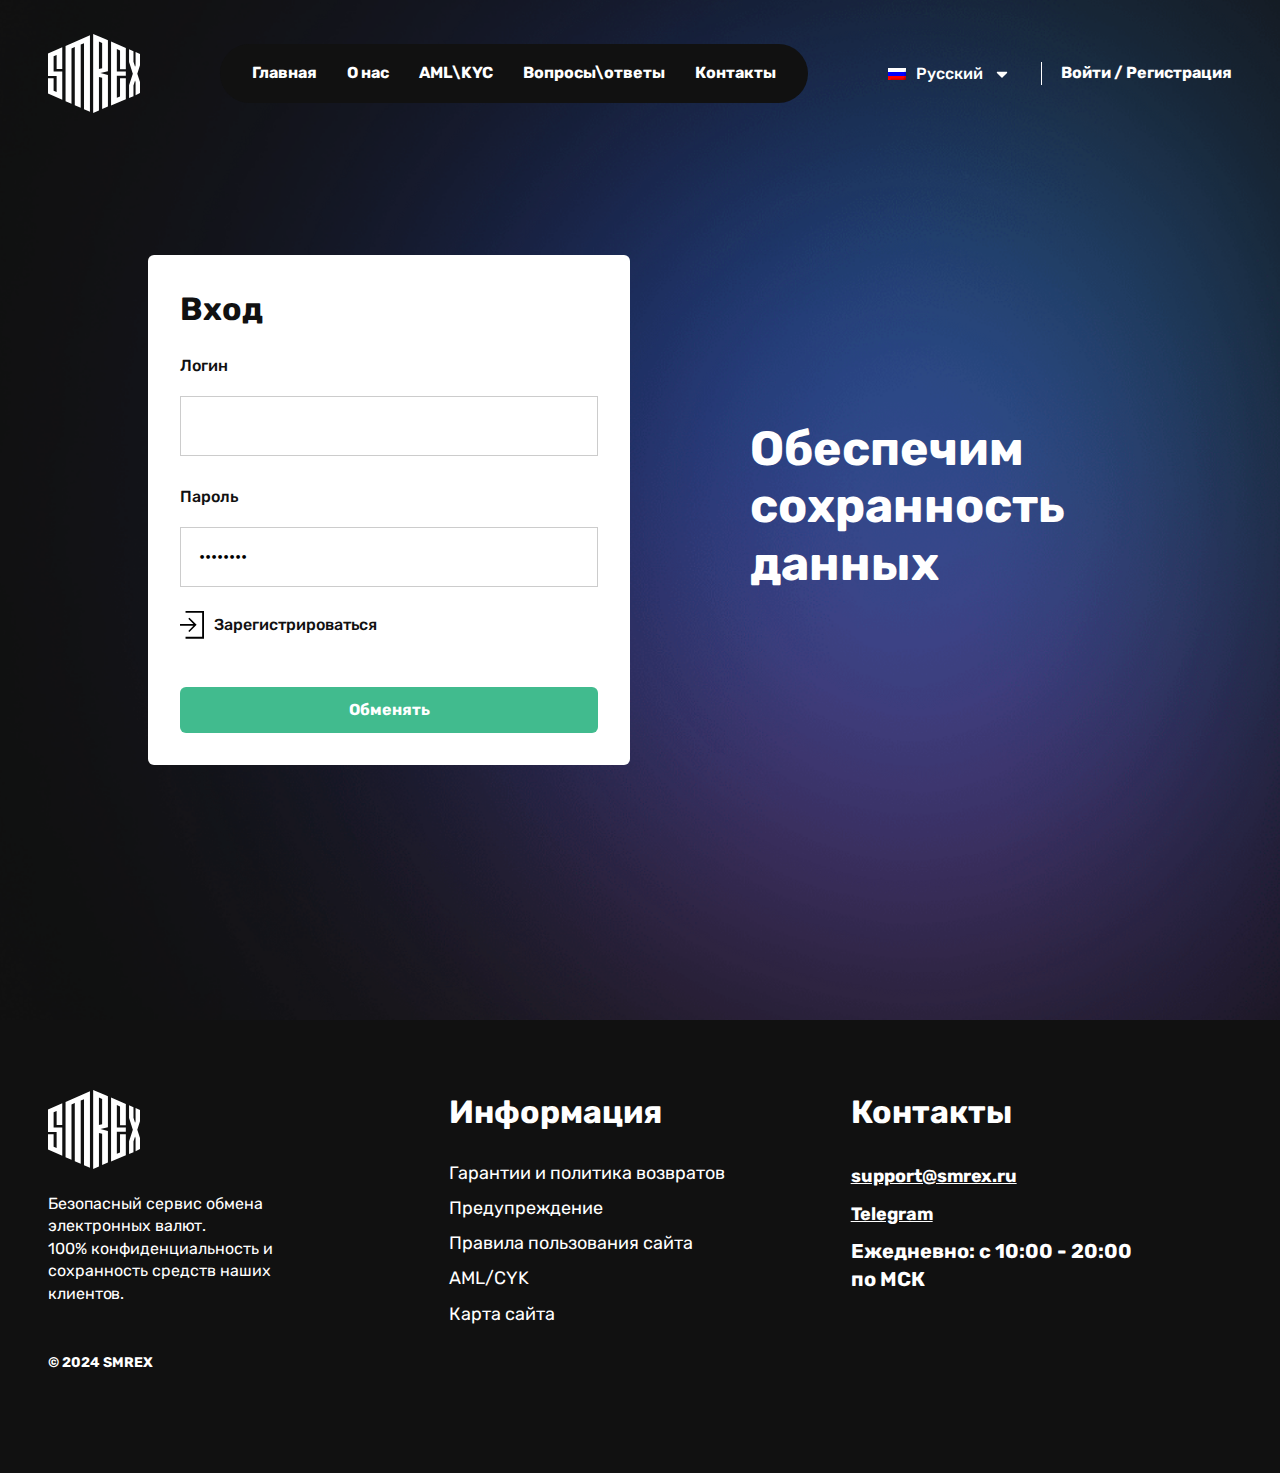
<file: login.html>
<!DOCTYPE html>
<html>

<head>

	<meta charset="utf-8">
	<!-- <base href="/"> -->

	<title>SMRex</title>
	<meta name="description" content="">

	<meta name="viewport" content="width=device-width, initial-scale=1.0, minimum-scale=1.0, maximum-scale=1.0, user-scalable=no">

	<link rel="icon" href="images/favicon.png">

	<link rel="stylesheet" href="libs/bootstrap/css/bootstrap-reboot.min.css">
	<link rel="stylesheet" href="libs/bootstrap/css/bootstrap-grid.min.css">
	<link rel="stylesheet" href="libs/select2/select2.min.css">

	<link rel="stylesheet" href="css/main.css">
	<link rel="stylesheet" href="css/media.css">

	<script src="libs/jquery/jquery-3.6.0.min.js" defer></script>
	<script src="libs/select2/select2.min.js" defer></script>

	<script src="js/common.js" defer></script>

</head>

<body class="home">

	<div class="app">
		<header class="dark_header">
			<div class="container-fluid">
				<div class="row align-items-center justify-content-between">
					<div class="col-lg-8">
						<div class="d-flex align-items-center justify-content-lg-start justify-content-between">
							<a href="" class="logo">
								<svg width="92" height="79" viewBox="0 0 92 79" fill="none" xmlns="http://www.w3.org/2000/svg">
									<g clip-path="url(#clip0_2_5)">
										<path d="M77.8207 35.1834L77.8538 13.8913L63.063 7.61139V71.5744L77.8207 65.2016V44.1572H72.0201V62.5014L68.8389 63.8082V41.8348H77.8207V37.512H68.8389V15.1237L72.0366 16.5048V35.1834H77.8207Z" fill="white" />
										<path d="M45.1655 79L50.9413 76.498V43.0425L54.1473 43.8476V75.1107L59.9231 72.6087V40.9058L52.3956 39.0231L59.9231 37.1404V6.28606L57.1468 5.08459L45.1655 0V36.7874V79ZM50.933 7.53089L54.1391 8.91816V34.1925L50.933 34.9976V7.53089Z" fill="white" />
										<path d="M14.2619 37.45H5.61056V22.283L8.63481 20.9824V34.979H14.2619V13.3463L0 19.5085V41.8967H8.63481V58.1228L5.6023 56.8223L5.61056 44.3616H0V59.5968L14.2702 65.7962L14.2619 37.45Z" fill="white" />
										<path d="M85.4722 51.5023L87.067 46.5788L87.571 48.1395V61.1885L91.9917 59.0766V48.0156L89.298 39.6734L91.9917 31.3312L92 19.9606L90.9341 19.4527L87.571 18.0283V31.2012L87.067 32.768L85.4722 27.8445V17.1365L81.0598 15.2538V27.9683L84.836 39.6734L81.0598 51.3723V64.0311L85.4722 62.1546V51.5023Z" fill="white" />
										<path d="M41.9512 77.749V1.33774L17.5588 11.9033V67.1896L23.4917 69.7536V14.5478L26.7886 13.0924V71.1842L32.7214 73.7544V10.5532L36.0183 9.12874V75.1788L41.9512 77.749Z" fill="white" />
									</g>
									<defs>
										<clipPath id="clip0_2_5">
											<rect width="92" height="79" fill="white" />
										</clipPath>
									</defs>
								</svg>
							</a>
							<nav class="d-none d-lg-block">
								<ul>
									<li><a href="#">Главная</a></li>
									<li><a href="#">О нас</a></li>
									<li><a href="#">AML\KYC</a></li>
									<li><a href="#">Вопросы\ответы</a></li>
									<li><a href="#">Контакты</a></li>
								</ul>
							</nav>
							<div class="toggle_button d-block d-lg-none">
								<span></span>
							</div>
						</div>
					</div>
					<div class="col-lg-4 d-none d-lg-block">
						<div class="d-flex align-items-center justify-content-end">
							<div class="tolbar_lang">
								<div class="langlist_div">
									<div class="langlist_title d-flex align-items-center">
										<img src="images/icons/ru_RU.png">
										<span>Русский</span>
									</div>
									<div class="langlist_ul">
										<a href="#" class="langlist_li d-flex align-items-center">
											<div class="langlist_liimg">
												<img src="images/icons/en_US.png">
											</div>
											English
										</a>
										<a href="#" class="langlist_li d-flex align-items-center">
											<div class="langlist_liimg">
												<img src="images/icons/zh_CN.png">
											</div>
											中文
										</a>
									</div>
								</div>
							</div>
							<div class="user_widget">
								<a href="#">Войти</a>
								<span>/</span>
								<a href="#">Регистрация</a>
							</div>
						</div>
					</div>
				</div>
			</div>
		</header>
		<aside class="d-lg-none d-block">
			<div class="container-fluid">
				<div class="row">
					<div class="col-12">
						<div class="aside_menu">
							<ul>
								<li><a href="#">Главная</a></li>
								<li><a href="#">О нас</a></li>
								<li><a href="#">AML\KYC</a></li>
								<li><a href="#">Вопросы\ответы</a></li>
								<li><a href="#">Контакты</a></li>
							</ul>
							<div class="tolbar_lang">
								<div class="langlist_div">
									<div class="langlist_title d-flex align-items-center">
										<img src="images/icons/ru_RU.png">
										<span>Русский</span>
									</div>
									<div class="langlist_ul">
										<a href="#" class="langlist_li d-flex align-items-center">
											<div class="langlist_liimg">
												<img src="images/icons/en_US.png">
											</div>
											English
										</a>
										<a href="#" class="langlist_li d-flex align-items-center">
											<div class="langlist_liimg">
												<img src="images/icons/zh_CN.png">
											</div>
											中文
										</a>
									</div>
								</div>
							</div>
							<div class="user_widget">
								<a href="#">Войти</a>
								<span>/</span>
								<a href="#">Регистрация</a>
							</div>
							<div class="f_widget f_widget_contacts mt-5">
								<div class="three">Контакты</div>
								<ul>
									<li><a href="#">support@smrex.ru</a></li>
									<li><a href="#">Telegram</a></li>
									<li>Ежедневно: с 10:00 - 20:00 по МСК</li>
								</ul>
							</div>
						</div>
					</div>
				</div>
			</div>
		</aside>
		<main>
			<div class="first_screen first_screen_overlay d-flex align-items-center">
				<div class="container-fluid">
					<div class="row align-items-center gy-lg-0 gy-3">
						<div class="col-xl-5  offset-xl-1">
							<div class="exchange_widget">
								<div class="three mb-4">Вход</div>
								<form action="" class="exchange_form_widget">
									<div class="form-group">
										<label for="">Логин</label>
										<input type="text" value="">
									</div>
									<div class="form-group">
										<label for="">Пароль</label>
										<input type="password" value="12987855">
									</div>
									<a href="#" class="link mt-4">
										<svg width="24" height="28" viewBox="0 0 24 28" fill="none" xmlns="http://www.w3.org/2000/svg">
											<path d="M5.53809 0H23.9996V27.6923H5.53809V25.8462H22.1535V1.84615H5.53809V0Z" fill="black" />
											<path d="M9.41539 21.0462L8.30769 19.9385L13.44 14.7692H0V12.9231H13.44L8.30769 7.75385L9.41539 6.68308L16.6154 13.8462L9.41539 21.0462Z" fill="black" />
										</svg>
										<span>Зарегистрироваться</span>
									</a>
									<button type="submit" class="btn mt-5">Обменять</button>
								</form>
							</div>
						</div>
						<div class="col-xl-4 offset-xl-1">
							<div class=" white">
								<h1 class="mb-xl-4 mt-3">Обеспечим сохранность данных</h1>
							</div>
						</div>
					</div>
				</div>
			</div>
		</main>
		<footer>
			<div class="container-fluid">
				<div class="row gy-4">
					<div class="col-lg-3">
						<a href="#" class="logo">
							<img src="images/logo.svg">
						</a>
						<p class="white mb-2 mb-lg-5 mt-4">Безопасный сервис обмена электронных валют.
							<br>100% конфиденциальность и сохранность средств 
							наших клиентов.</p>
						<div class="copyrights bold white less d-lg-block d-none">© 2024 SMREX</div>	
					</div>
					<div class="col-lg-3 offset-lg-1">
						<div class="f_widget">
							<div class="three white">Информация</div>
							<ul>
								<li><a href="#">Гарантии и политика возвратов</a></li>
								<li><a href="#">Предупреждение</a></li>
								<li><a href="#">Правила пользования сайта</a></li>
								<li><a href="#">AML/CYK</a></li>
								<li><a href="#">Карта сайта</a></li>
							</ul>
						</div>
					</div>
					<div class="col-lg-3 offset-lg-1">
						<div class="f_widget f_widget_contacts">
							<div class="three white">Контакты</div>
							<ul>
								<li><a href="#">support@smrex.ru</a></li>
								<li><a href="#">Telegram</a></li>
								<li>Ежедневно: с 10:00 - 20:00 по МСК</li>
							</ul>
						</div>
						<div class="copyrights bold white less d-lg-none d-block mt-5">© 2024 SMREX</div>	
					</div>
				</div>
			</div>
		</footer>
	</div>
	
</body>
</html>
</file>
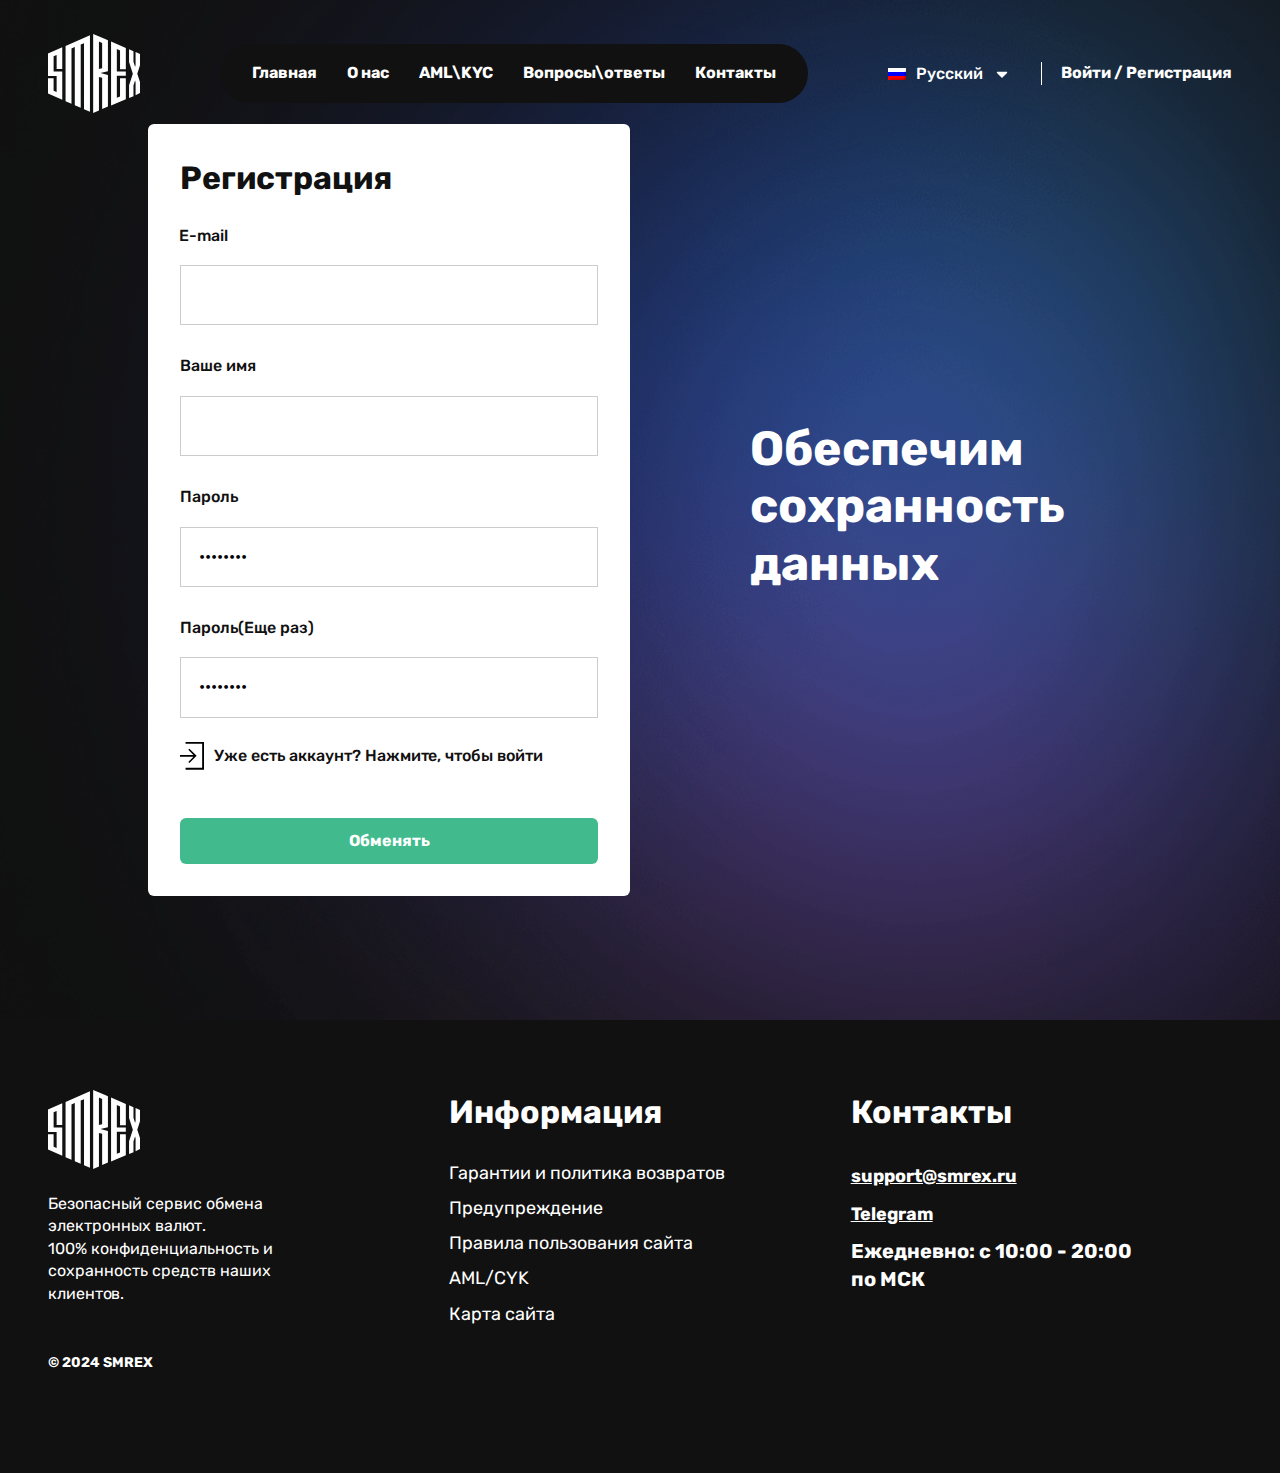
<file: register.html>
<!DOCTYPE html>
<html>

<head>

	<meta charset="utf-8">
	<!-- <base href="/"> -->

	<title>SMRex</title>
	<meta name="description" content="">

	<meta name="viewport" content="width=device-width, initial-scale=1.0, minimum-scale=1.0, maximum-scale=1.0, user-scalable=no">

	<link rel="icon" href="images/favicon.png">

	<link rel="stylesheet" href="libs/bootstrap/css/bootstrap-reboot.min.css">
	<link rel="stylesheet" href="libs/bootstrap/css/bootstrap-grid.min.css">
	<link rel="stylesheet" href="libs/select2/select2.min.css">

	<link rel="stylesheet" href="css/main.css">
	<link rel="stylesheet" href="css/media.css">

	<script src="libs/jquery/jquery-3.6.0.min.js" defer></script>
	<script src="libs/select2/select2.min.js" defer></script>

	<script src="js/common.js" defer></script>

</head>

<body class="home">

	<div class="app">
		<header class="dark_header">
			<div class="container-fluid">
				<div class="row align-items-center justify-content-between">
					<div class="col-lg-8">
						<div class="d-flex align-items-center justify-content-lg-start justify-content-between">
							<a href="" class="logo">
								<svg width="92" height="79" viewBox="0 0 92 79" fill="none" xmlns="http://www.w3.org/2000/svg">
									<g clip-path="url(#clip0_2_5)">
										<path d="M77.8207 35.1834L77.8538 13.8913L63.063 7.61139V71.5744L77.8207 65.2016V44.1572H72.0201V62.5014L68.8389 63.8082V41.8348H77.8207V37.512H68.8389V15.1237L72.0366 16.5048V35.1834H77.8207Z" fill="white" />
										<path d="M45.1655 79L50.9413 76.498V43.0425L54.1473 43.8476V75.1107L59.9231 72.6087V40.9058L52.3956 39.0231L59.9231 37.1404V6.28606L57.1468 5.08459L45.1655 0V36.7874V79ZM50.933 7.53089L54.1391 8.91816V34.1925L50.933 34.9976V7.53089Z" fill="white" />
										<path d="M14.2619 37.45H5.61056V22.283L8.63481 20.9824V34.979H14.2619V13.3463L0 19.5085V41.8967H8.63481V58.1228L5.6023 56.8223L5.61056 44.3616H0V59.5968L14.2702 65.7962L14.2619 37.45Z" fill="white" />
										<path d="M85.4722 51.5023L87.067 46.5788L87.571 48.1395V61.1885L91.9917 59.0766V48.0156L89.298 39.6734L91.9917 31.3312L92 19.9606L90.9341 19.4527L87.571 18.0283V31.2012L87.067 32.768L85.4722 27.8445V17.1365L81.0598 15.2538V27.9683L84.836 39.6734L81.0598 51.3723V64.0311L85.4722 62.1546V51.5023Z" fill="white" />
										<path d="M41.9512 77.749V1.33774L17.5588 11.9033V67.1896L23.4917 69.7536V14.5478L26.7886 13.0924V71.1842L32.7214 73.7544V10.5532L36.0183 9.12874V75.1788L41.9512 77.749Z" fill="white" />
									</g>
									<defs>
										<clipPath id="clip0_2_5">
											<rect width="92" height="79" fill="white" />
										</clipPath>
									</defs>
								</svg>
							</a>
							<nav class="d-none d-lg-block">
								<ul>
									<li><a href="#">Главная</a></li>
									<li><a href="#">О нас</a></li>
									<li><a href="#">AML\KYC</a></li>
									<li><a href="#">Вопросы\ответы</a></li>
									<li><a href="#">Контакты</a></li>
								</ul>
							</nav>
							<div class="toggle_button d-block d-lg-none">
								<span></span>
							</div>
						</div>
					</div>
					<div class="col-lg-4 d-none d-lg-block">
						<div class="d-flex align-items-center justify-content-end">
							<div class="tolbar_lang">
								<div class="langlist_div">
									<div class="langlist_title d-flex align-items-center">
										<img src="images/icons/ru_RU.png">
										<span>Русский</span>
									</div>
									<div class="langlist_ul">
										<a href="#" class="langlist_li d-flex align-items-center">
											<div class="langlist_liimg">
												<img src="images/icons/en_US.png">
											</div>
											English
										</a>
										<a href="#" class="langlist_li d-flex align-items-center">
											<div class="langlist_liimg">
												<img src="images/icons/zh_CN.png">
											</div>
											中文
										</a>
									</div>
								</div>
							</div>
							<div class="user_widget">
								<a href="#">Войти</a>
								<span>/</span>
								<a href="#">Регистрация</a>
							</div>
						</div>
					</div>
				</div>
			</div>
		</header>
		<aside class="d-lg-none d-block">
			<div class="container-fluid">
				<div class="row">
					<div class="col-12">
						<div class="aside_menu">
							<ul>
								<li><a href="#">Главная</a></li>
								<li><a href="#">О нас</a></li>
								<li><a href="#">AML\KYC</a></li>
								<li><a href="#">Вопросы\ответы</a></li>
								<li><a href="#">Контакты</a></li>
							</ul>
							<div class="tolbar_lang">
								<div class="langlist_div">
									<div class="langlist_title d-flex align-items-center">
										<img src="images/icons/ru_RU.png">
										<span>Русский</span>
									</div>
									<div class="langlist_ul">
										<a href="#" class="langlist_li d-flex align-items-center">
											<div class="langlist_liimg">
												<img src="images/icons/en_US.png">
											</div>
											English
										</a>
										<a href="#" class="langlist_li d-flex align-items-center">
											<div class="langlist_liimg">
												<img src="images/icons/zh_CN.png">
											</div>
											中文
										</a>
									</div>
								</div>
							</div>
							<div class="user_widget">
								<a href="#">Войти</a>
								<span>/</span>
								<a href="#">Регистрация</a>
							</div>
							<div class="f_widget f_widget_contacts mt-5">
								<div class="three">Контакты</div>
								<ul>
									<li><a href="#">support@smrex.ru</a></li>
									<li><a href="#">Telegram</a></li>
									<li>Ежедневно: с 10:00 - 20:00 по МСК</li>
								</ul>
							</div>
						</div>
					</div>
				</div>
			</div>
		</aside>
		<main>
			<div class="first_screen first_screen_auth first_screen_overlay d-flex align-items-center">
				<div class="container-fluid">
					<div class="row align-items-center gy-lg-0 gy-3">
						<div class="col-xl-5  offset-xl-1">
							<div class="exchange_widget">
								<div class="three mb-4">Регистрация</div>
								<form action="" class="exchange_form_widget">
									<div class="form-group">
										<label for="">E-mail</label>
										<input type="text" value="">
									</div>
									<div class="form-group">
										<label for="">Ваше имя</label>
										<input type="text" value="">
									</div>
									<div class="form-group">
										<label for="">Пароль</label>
										<input type="password" value="12987855">
									</div>
									<div class="form-group">
										<label for="">Пароль(Еще раз)</label>
										<input type="password" value="12987855">
									</div>
									<a href="#" class="link mt-4">
										<svg width="24" height="28" viewBox="0 0 24 28" fill="none" xmlns="http://www.w3.org/2000/svg">
											<path d="M5.53809 0H23.9996V27.6923H5.53809V25.8462H22.1535V1.84615H5.53809V0Z" fill="black" />
											<path d="M9.41539 21.0462L8.30769 19.9385L13.44 14.7692H0V12.9231H13.44L8.30769 7.75385L9.41539 6.68308L16.6154 13.8462L9.41539 21.0462Z" fill="black" />
										</svg>
										<span>Уже есть аккаунт? Нажмите, чтобы войти</span>
									</a>
									<button type="submit" class="btn mt-5">Обменять</button>
								</form>
							</div>
						</div>
						<div class="col-xl-4 offset-xl-1">
							<div class="white">
								<h1 class="mb-xl-4 mt-3">Обеспечим сохранность данных</h1>
							</div>
						</div>
					</div>
				</div>
			</div>
		</main>
		<footer>
			<div class="container-fluid">
				<div class="row gy-4">
					<div class="col-lg-3">
						<a href="#" class="logo">
							<img src="images/logo.svg">
						</a>
						<p class="white mb-2 mb-lg-5 mt-4">Безопасный сервис обмена электронных валют.
							<br>100% конфиденциальность и сохранность средств 
							наших клиентов.</p>
						<div class="copyrights bold white less d-lg-block d-none">© 2024 SMREX</div>	
					</div>
					<div class="col-lg-3 offset-lg-1">
						<div class="f_widget">
							<div class="three white">Информация</div>
							<ul>
								<li><a href="#">Гарантии и политика возвратов</a></li>
								<li><a href="#">Предупреждение</a></li>
								<li><a href="#">Правила пользования сайта</a></li>
								<li><a href="#">AML/CYK</a></li>
								<li><a href="#">Карта сайта</a></li>
							</ul>
						</div>
					</div>
					<div class="col-lg-3 offset-lg-1">
						<div class="f_widget f_widget_contacts">
							<div class="three white">Контакты</div>
							<ul>
								<li><a href="#">support@smrex.ru</a></li>
								<li><a href="#">Telegram</a></li>
								<li>Ежедневно: с 10:00 - 20:00 по МСК</li>
							</ul>
						</div>
						<div class="copyrights bold white less d-lg-none d-block mt-5">© 2024 SMREX</div>	
					</div>
				</div>
			</div>
		</footer>
	</div>
	
</body>
</html>
</file>
<file: css/main.css>
/* USER VARIABLES SECTION */

:root {
	--accent: #41BB8E;
	--dark: #111111;
	--regular-text: 16px;
	--lineheight: 1.4;
	--userfont: Rubik, sans-serif;
	--systemfont: -apple-system, BlinkMacSystemFont, Arial, sans-serif;
	--fsz18: 18px;
	--fsz16: 16px;
	--fsz14: 14px;
	--fsz12: 12px;
	--medium: 500;
	--radiussm: 6px;
	--radius: 70px;
	--border: 1px solid #ccc;
	--light: #ccc;
	--transition: 0.2s ease all;
}

/* BOOTSTRAP SETTINGS SECTION */

/* gutter 20px (10px + 10px). Comment this code for default gutter start at 1.5rem (24px) wide. */
.container, .container-fluid, .container-lg, .container-md, .container-sm, .container-xl, .container-xxl { --bs-gutter-x: 3rem; }
.row, .row > * { --bs-gutter-x: 1.25rem; }
.container-fluid{max-width: 1920px;}
/* FONTS LOAD SECTION */

@font-face { src: url("../fonts/Rubik-Regular.woff2") format("woff2"); font-family: "Rubik"; font-weight: 400; font-style: normal; }
@font-face { src: url("../fonts/Rubik-Medium.woff2") format("woff2"); font-family: "Rubik"; font-weight: 500; font-style: normal; }
@font-face { src: url("../fonts/Rubik-Bold.woff2") format("woff2"); font-family: "Rubik"; font-weight: 700; font-style: normal; }

/* GENERAL CSS SETTINGS */

::placeholder { color: #666; }
::selection { background-color: var(--accent); color: #fff; }
input, textarea { outline: none; }
input:focus:required:invalid, textarea:focus:required:invalid { border-color: red; }
input:required:valid, textarea:required:valid { border-color: green; }
html, body {
	height: 100%;
	margin: 0;
}
body {
	font-family: var(--userfont);
	font-size: var(--regular-text);
	line-height: var(--lineheight);
	color: var(--dark);
	min-width: 320px;
	position: relative;
	overflow-x: hidden;
}
body.lock{
	overflow: hidden;
}
main {
	flex: 1;
}
.app {
	display: flex;
	flex-direction: column;
	min-height: 100vh;
}
section{
	padding-top: 120px;
}
.top_border{
	border-top: var(--border);
}
h1,h2,h3,h4,h5,.one,.two,.three,.four,.five{
	font-weight: 700;
}
h1,.one{
	font-size: 72px;
}
h2,.two{
	font-size: 48px;
}
h3,.three{
	font-size: 32px;
}
h4,.four{
	font-size: 24px;
}
h5,.five{
	font-size: var(--fsz18);
}
.white{
	color: #fff;
}
.center{
	text-align: center;
}
.text{
	font-size: var(--fsz18);
}
.less{
	font-size: var(--fsz14);
}
.small{
	font-size: var(--fsz12);
}
.light{
	color: var(--light);
}
.light span{
	color: var(--accent);
}
.bold{
	font-weight: 700;
}
.w100{
	width: 100%;
}
.h100{
	height: 100%;
}
.section-title{
	margin-bottom: 48px;
}
.pr-2 {
	padding-right: 1.5rem;
}
.btn{
	display: inline-block;
	background: var(--accent);
	text-align: center;
	color: #fff;
	font-weight: 700;
	width: 100%;
	padding: 12px 30px;
	border: none;
	border-radius: var(--radiussm);
}
/* USER STYLES */
header{
	padding: 34px 0;
	background: #fff;
	position: absolute;
	width: 100%;
	top: 0;
	z-index: 999;
}
header.dark_header{
	background: transparent;
}
header nav ul{
	margin-bottom: 0;
	padding-left: 0;
	display: flex;
	align-items: center;
	list-style: none;
	background: var(--dark);
	border-radius: var(--radius);
	padding: 18px 32px;
}
header nav ul a{
	display: block;
	color: #fff;
	text-decoration: none;
	font-weight: 700;
}
header nav ul li + *{
	margin-left: 30px;
}
header .toggle_button {
	width: 28px;
	height: 22px;
	position: relative;
	z-index: 99;
}
header .toggle_button:after, header .toggle_button:before, header .toggle_button span {
	width: 100%;
	height: 2px;
	background: #fff;
	transition: all .3s ease;
	border-radius: 3px;
}
header .toggle_button.active:after, header .toggle_button.active:before, header .toggle_button.active span {
	background: var(--dark);
}
aside.active {
	opacity: 1;
	visibility: visible;
}
aside{
	background: #fff;
	position: fixed;
	top: 0;
	left: 0;
	bottom: 0;
	margin: auto;
	height: 100%;
	min-width: 100%;
	padding: 130px 0;
	z-index: 10;
	opacity: 0;
	visibility: hidden;
	transition: var(--transition);
	overflow: scroll;
}
aside .tolbar_lang::after{
	background: url('../images/icons/angle_down.svg') no-repeat center right;
	bottom: auto;
	top: 10px;
}
aside .f_widget ul li a{
	color: var(--dark);
	border: none;
	padding: 0;
}
aside .f_widget ul li + *{
	margin-top: 10px;
}
aside .f_widget{
	color: var(--dark);
}
aside .tolbar_lang{
	color: var(--dark);
	border: var(--border);
	margin-right: 0;
}
aside .tolbar_lang.active .langlist_ul{
	padding-top: 18px;
	border: none;
}
aside .tolbar_lang.active{
	border-bottom: var(--border);
}
aside .langlist_ul{
	position: relative;
	border: none;
	padding-left: 0;
	padding-right: 0;
}
aside .langlist_ul * + *{
	margin-top: 18px;
}
aside .user_widget{
	color: var(--dark);
	margin-top: 30px;
}
aside .user_widget a{
	color: var(--dark);
}
header.dark_header  svg path{
	fill: #fff;
}
header.dark_header .tolbar_lang{
	color: #fff;
}
header.active svg path,header svg path{
	fill: var(--dark);
}
aside ul{
	list-style: none;
	padding-left: 0;
}
aside ul li{
	width: 100%;
}
aside ul li + *{
	margin-top: 10px;
}
aside ul li a{
	color: var(--dark);
	font-weight: var(--medium);
	font-size: 18px;
	text-decoration: none;
	padding: 10px 0;
	border-bottom: var(--border);
	display: block;
}
.toggle_button:before {
	content: '';
	position: absolute;
	bottom: 0;
}
.toggle_button:after {
	content: '';
	position: absolute;
	top: 0;
}
.toggle_button span {
	position: absolute;
	top: 10px;
}
.toggle_button.active::before {
	-webkit-transform: rotate(45deg);
	-ms-transform: rotate(45deg);
	transform: rotate(45deg);
	-webkit-transition: .2s ease;
	-o-transition: .2s ease;
	transition: .2s ease;
	bottom: 9px;
}
.toggle_button.active span {
	-webkit-transform: scale(0);
	-ms-transform: scale(0);
	transform: scale(0);
	-webkit-transition: .2s ease;
	-o-transition: .2s ease;
	transition: .2s ease;
}
.toggle_button.active::after {
	width: 100%;
	-webkit-transition: .2s ease;
	-o-transition: .2s ease;
	transition: .2s ease;
	-webkit-transform: rotate(-45deg);
	-ms-transform: rotate(-45deg);
	transform: rotate(-45deg);
	top: 10px;
}
/* lng list */
.tolbar_lang img{
	max-width: 22px;
	max-height: 16px;
	object-fit: contain;
	margin-right: 10px;
}
.tolbar_lang,.tolbar_lang a{
	font-size: var(--fsz15);
	font-weight: var(--medium);
	text-decoration: none;
	color: var(--text);
}
.tolbar_lang{
	position: relative;
	background: transparent;
	color: var(--dark);
	margin-right: 20px;
	padding: 10px 38px 10px 10px;
	line-height: 20px;
	cursor: pointer;
}
.tolbar_lang.active{
	background: #fff;
	color: var(--text);
	border: var(--border);
	border-bottom: none;
}
.tolbar_lang.active .langlist_ul{
	border: var(--border);
	border-top: none;
}
.tolbar_lang.active::after{
	transform: rotate(-180deg);
}
.tolbar_lang.active::after{
	background: url('../images/icons/angle_down.svg') no-repeat center right;
}
.tolbar_lang::after{
	content: '';
	background: url('../images/icons/angle_down.svg') no-repeat center right;
	width: 18px;
	height: 18px;
	right: 10px;
	background-size: contain;
	position: absolute;
	top: 0;
	bottom: 0;
	margin: auto;
}
header.dark_header .tolbar_lang::after{
	background: url('../images/icons/angle_down_white.svg') no-repeat center right;
}
.langlist_ul{
	position: absolute;
	left: 0;
	width: 100%;
	background: #fff;
	padding: 10px 38px 10px 10px;
}
.langlist_ul * + *{
	margin-top: 10px;
}
.langlist_title{
	
}
.user_widget{
	position: relative;
	color: var(--dark);
	font-weight: 700;
}
header.dark_header .user_widget{
	color: #fff;
}
.user_widget a{
	color: var(--dark);
	text-decoration: none;
}
header.dark_header .user_widget a{
	color: #fff;
}
/* first_screen_widget */
.first_screen{
	min-height: 1020px;
	background: var(--dark);
	position: relative;
	z-index: 1;
}
/* .first_screen.first_screen_auth{
	min-height: 800px;
} */
.first_screen_overlay::after{
	content: '';
	position: absolute;
	z-index: -1;
	background: url('../images/overlay.png') no-repeat center right;
	background-size: cover;
	width: 100%;
	height: 100%;
}
.first_screen_widget a{
	color: #fff;
}
/* exchange_widget */
.exchange_widget{
	background: #fff;
	padding: 32px;
	border-radius: var(--radiussm);
}
/* steps widget */
.buy_steps_widget {
	padding: 0 40px;
	position: relative;
	width: 100%;
}
.buy_steps_widget > div {
	padding: 40px 0;
}
.form_divider
.buy_steps_widget::before {
	content: '';
	right: -24px;
	top: 0;
	bottom: 0;
	width: 48px;
	height: 48px;
	margin: auto;
	position: absolute;
	background-color: #fff;
	background-image: url(../images/icons/angle-right.svg);
	background-repeat: no-repeat;
	background-position: center center;
	z-index: 1;
}
.buy_steps_widget::after {
	content: '';
	right: 0;
	top: 0;
	bottom: 0;
	height: 100%;
	margin: auto;
	position: absolute;
	width: 1px;
	background: var(--light);
}
.buy_steps_widget:last-child::after,.buy_steps_widget:last-child::before{
	content: none;
}
.buy_steps_widget:not(:first-child){
	padding: 0 90px;
}
.round_step {
	display: flex;
	align-items: center;
	justify-content: center;
	width: 64px;
	height: 64px;
	color: var(--accent);
	background: rgba(65, 187, 142, 0.1);
	border-radius: 50%;
	margin-bottom: 40px;
}

/* advantages */
.advantage_icon {
	width: 64px;
	height: 64px;
	background: #f0f0f0;
	border-radius: 50%;
}
footer{
	background: var(--dark);
	padding: 70px 0 100px 0;
}
.f_widget ul{
	padding-left: 0;
	margin-bottom: 0;
	list-style: none;
	margin-top: 26px;
}
.f_widget ul li + *{
	margin-top: 10px;
}
.f_widget ul li a{
	color: #fff;
	font-size: 18px;
	text-decoration: none;
	
}
.f_widget .f_widget_contacts a,.f_widget_contacts{
	font-size: 20px;
	color: #fff;
	font-weight: 700;
}
.f_widget.f_widget_contacts a{
	text-decoration: underline;
}
/* Forms */
.form_divider{
	position: relative;
	margin: 40px 0;
	display: flex;
}
.message svg{
	margin-right: 10px;
}
/* checkbox */
input[type="checkbox"] {
	width: auto;
}
.link{
	font-weight: var(--medium);
	color: var(--dark);
	text-decoration: none;
	display: flex;
	align-items: center;
}
.link svg{
	margin-right: 10px;
}
/*checkbox*/
input[type="checkbox"]{
	position: absolute;
  opacity: 0;
  cursor: pointer;
  height: 0;
  width: 0;
}
.checkbox span{
	font-weight: var(--medium);
}
.checkbox a{
	color: var(--dark);
}
.checkmark {
	position: absolute;
	top: 0;
	bottom: 0;
	left: 0;
	height: 20px;
	width: 20px;
	background-color: transparent;
	border: 1px solid var(--dark);
	border-radius: 2px;
	margin: auto;
}
.checkbox{
	position: relative;
	padding-left: 30px;
	line-height: 1.6;
	text-align: left;
}

.checkbox:hover input ~ .checkmark {
	background-color: var(--dark);
}
.checkbox input:checked ~ .checkmark {
  background-color: var(--dark);
}
.checkmark:after {
  content: "";
  position: absolute;
  display: none;
}
.checkbox input:checked ~ .checkmark:after {
  display: block;
}
.checkbox .checkmark:after {
	left: 6px;
	top: 4px;
	width: 5px;
	height: 9px;
	border: solid white;
	border-width: 0 2px 2px 0;
  -webkit-transform: rotate(45deg);
  -ms-transform: rotate(45deg);
  transform: rotate(45deg);
}
.checkbox span{text-align: left;font-size: 14px;line-height: 1.3;}
.form_divider::before {
	content: '';
	right: 0;
	left: 0;
	top: 0;
	bottom: 0;
	width: 48px;
	height: 48px;
	margin: auto;
	position: absolute;
	background-color: #fff;
	background-image: url(../images/icons/angle-right.svg);
	background-repeat: no-repeat;
	background-position: center center;
	transform: rotate(90deg);
	z-index: 1;
}
.form_divider::after {
	content: '';
	right: 0;
	top: 0;
	bottom: 0;
	height: 1px;
	margin: auto;
	position: absolute;
	width: 100%;
	background: var(--light);
}
.form-group{
	width: 100%;
}
.form-group  + *{
	margin-top: 30px;
}
.form-group > .form-group{
	margin-top: 0;
}
.form-group > .form-group + *{
	margin-left: 16px;
}
.form-group label{
	width: 100%;
	font-weight: var(--medium);
	margin-bottom: 18px;
}
.form-group input,.form-group select{
	width: 100%;
	padding: 18px;
	font-weight: var(--medium);
	border: var(--border);
}
.select2-container{
	width: 100% !important;
}
.select2-container--default .select2-selection--single{
	border: var(--border);
}
.select2-container--default .select2-selection--single .select2-selection__rendered{
	padding: 18px;
}
.select2-container .select2-selection--single{
	height: auto;
}
.select2-container--default .select2-selection--single .select2-selection__rendered{
	color: var(--text);
	font-weight: var(--medium);
}
.select2-container--default .select2-selection--single .select2-selection__arrow{
	height: 26px;
    position: absolute;
    top: 0;
    right: 16px;
    width: 20px;
    bottom: 0;
    margin: auto;
}
.select2-container--default .select2-selection--single .select2-selection__arrow b{
	border-color: #111 transparent transparent transparent;
}
.select2-container--default .select2-results__option--highlighted.select2-results__option--selectable{
	background: var(--accent);
}
.select2-results__option{
	padding: 18px;
}
.select2-dropdown{
	border: var(--border);
	border-radius: var(--radiussm);
	font-weight: var(--medium);
}
.select2-container--default .select2-results__option--selected{
	background: var(--light);
}
.page_content{
	margin-top: 60px;
}
.total_exchange_item img{
	margin-right: 20px;
}
.total_exchange_item + .total_exchange_item{
	margin-top: 20px;
}
</file>
<file: css/media.css>
/* === DESKTOP FIRST === */

/* xl <= Extra extra large (xxl) */
@media (max-width : 1400px) {
	h1, .one{
		font-size: 48px;
	}
}

/* lg <= Extra large (xl) */
@media (max-width : 1200px) {
	header nav ul li + *{
		margin-left: 15px;
	}
	header nav ul li a{
		font-size: 14px;
	}
	header .logo{
		margin-right: 20px !important;
	}
	.user_widget a{
		font-size: 15px;
	}
	header .logo svg {
    width: 74px;
}
}

/* md <= Large (lg) */
@media (max-width : 992px) {
	.exchange_widget{
		margin-bottom: 40px;
		margin-top: 20px;
	}
	h1,.one{
		font-size: 42px;
	}
	h2,.two{
		font-size: 32px;
	}
	h3,.three{
		font-size: 24px;
	}
	h4,.four{
		font-size: 20px;
	}
	h5,.five{
		font-size: 18px;
	}
	.container-fluid{
		--bs-gutter-x: 1rem;
	}
	.section-title{
		font-size: 32px;
		margin-bottom: 24px;
	}
	.section-title br{
		display: none;
	}
	section{
		padding-top: 70px;
	}
	header .logo svg{
		width: 66px;
	}
	header,header.dark_header{
		padding: 2px;
		position: fixed;
		background: var(--dark);
	}
	header.active,header.dark_header.active{
		background: #fff;
	}
	footer{
		padding: 50px 0 50px 0;
	}
	.f_widget ul{
		margin-top: 14px;
	}
	.f_widget ul li a,.f_widget .f_widget_contacts a, .f_widget_contacts{
		font-size: 16px;
	}
	.buy_steps_widget:not(:first-child){
		padding: 0;
	}
	.buy_steps_widget{
		padding: 0;
	}
	.buy_steps_widget::after{
		width: 100%;
		height: 1px;
		bottom: 0;
		top: auto;
	}
	.buy_steps_widget::before{
		right: 0;
    left: 0;
    top: auto;
		transform: rotate(90deg);
		bottom: -20px;
	}
	.round_step{
		margin-bottom: 20px;
	}
	.buy_steps_widget .text br{
		display: none;
	}
	.first_screen_widget.white {
    padding-top: 180px;
}
.form-group label{
	margin-bottom: 10px;
}
.form-group + *{
	margin-top: 20px;
}
header svg path{
	fill: #fff;
}
}

/* sm <= Medium (md) */
@media (max-width : 768px) {

}

/* xs <= Small (sm) */
@media (max-width : 576px) {
	h1, .one{
		font-size: 30px;
	}
	h2, .two,.section-title{
		font-size: 24px;
	}
	h3, .three{
		font-size: 20px;
	}
	h4, .four {
    font-size: 16px;
	}
	h4, .four {
    font-size: 14px;
	}
	.section-title{
		margin-bottom: 0;
	}
	.exchange_widget{
		padding: 10px 12px;
	}
	.select2-results__option,.form-group input, .form-group select,.select2-container--default .select2-selection--single .select2-selection__rendered{
		padding: 10px;
	}
	.form-group label{
		font-size: 14px;
	}
	.form-group > .form-group + *{
		margin-left: 0;
		margin-top: 20px;
	}
}


/* === MOBILE FIRST === */

/* Custom (xs) */
@media (min-width : 0) {

}

/* Small (sm) */
@media (min-width : 576px) {

}

/* Medium (md) */
@media (min-width : 768px) {

}

/* Large (lg) */
@media (min-width : 992px) {
	header .logo{
		margin-right: 80px;
	}
	.user_widget{
		padding-left: 20px;
		
		position: relative;
	}
	.user_widget::before{
		content: '';
		top: 0;
		bottom: 0;
		margin: auto;
		left: 0;
		background: var(--dark);
		width: 1px;
		height: 100%;
		position: absolute;
	}
	header.dark_header .user_widget::before{
		background: #fff;
	}
}

/* Extra large (xl) */
@media (min-width : 1200px) {
	.text {
		font-size: 18px;
	}
}

/* Extra extra large (xxl) */
@media (min-width : 1400px) {
	.text {
		font-size: 22px;
	}
}
</file>
